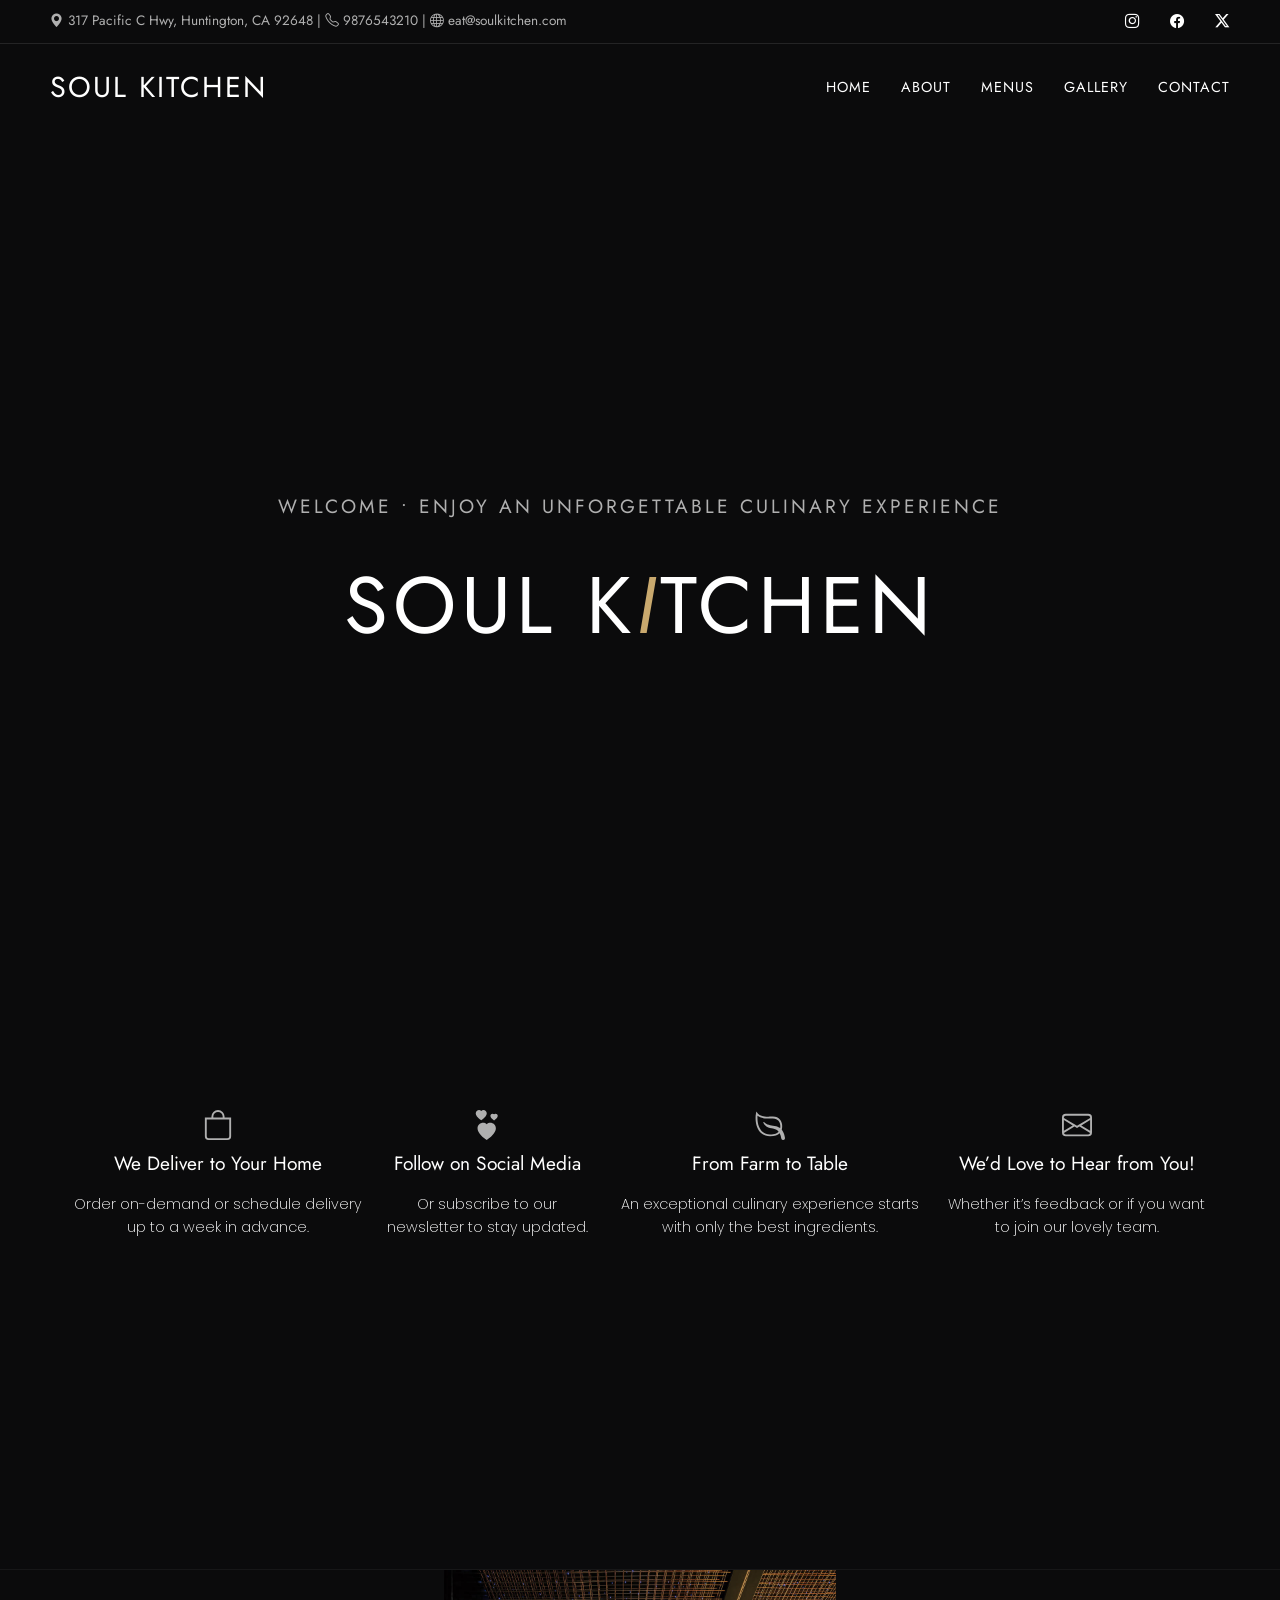
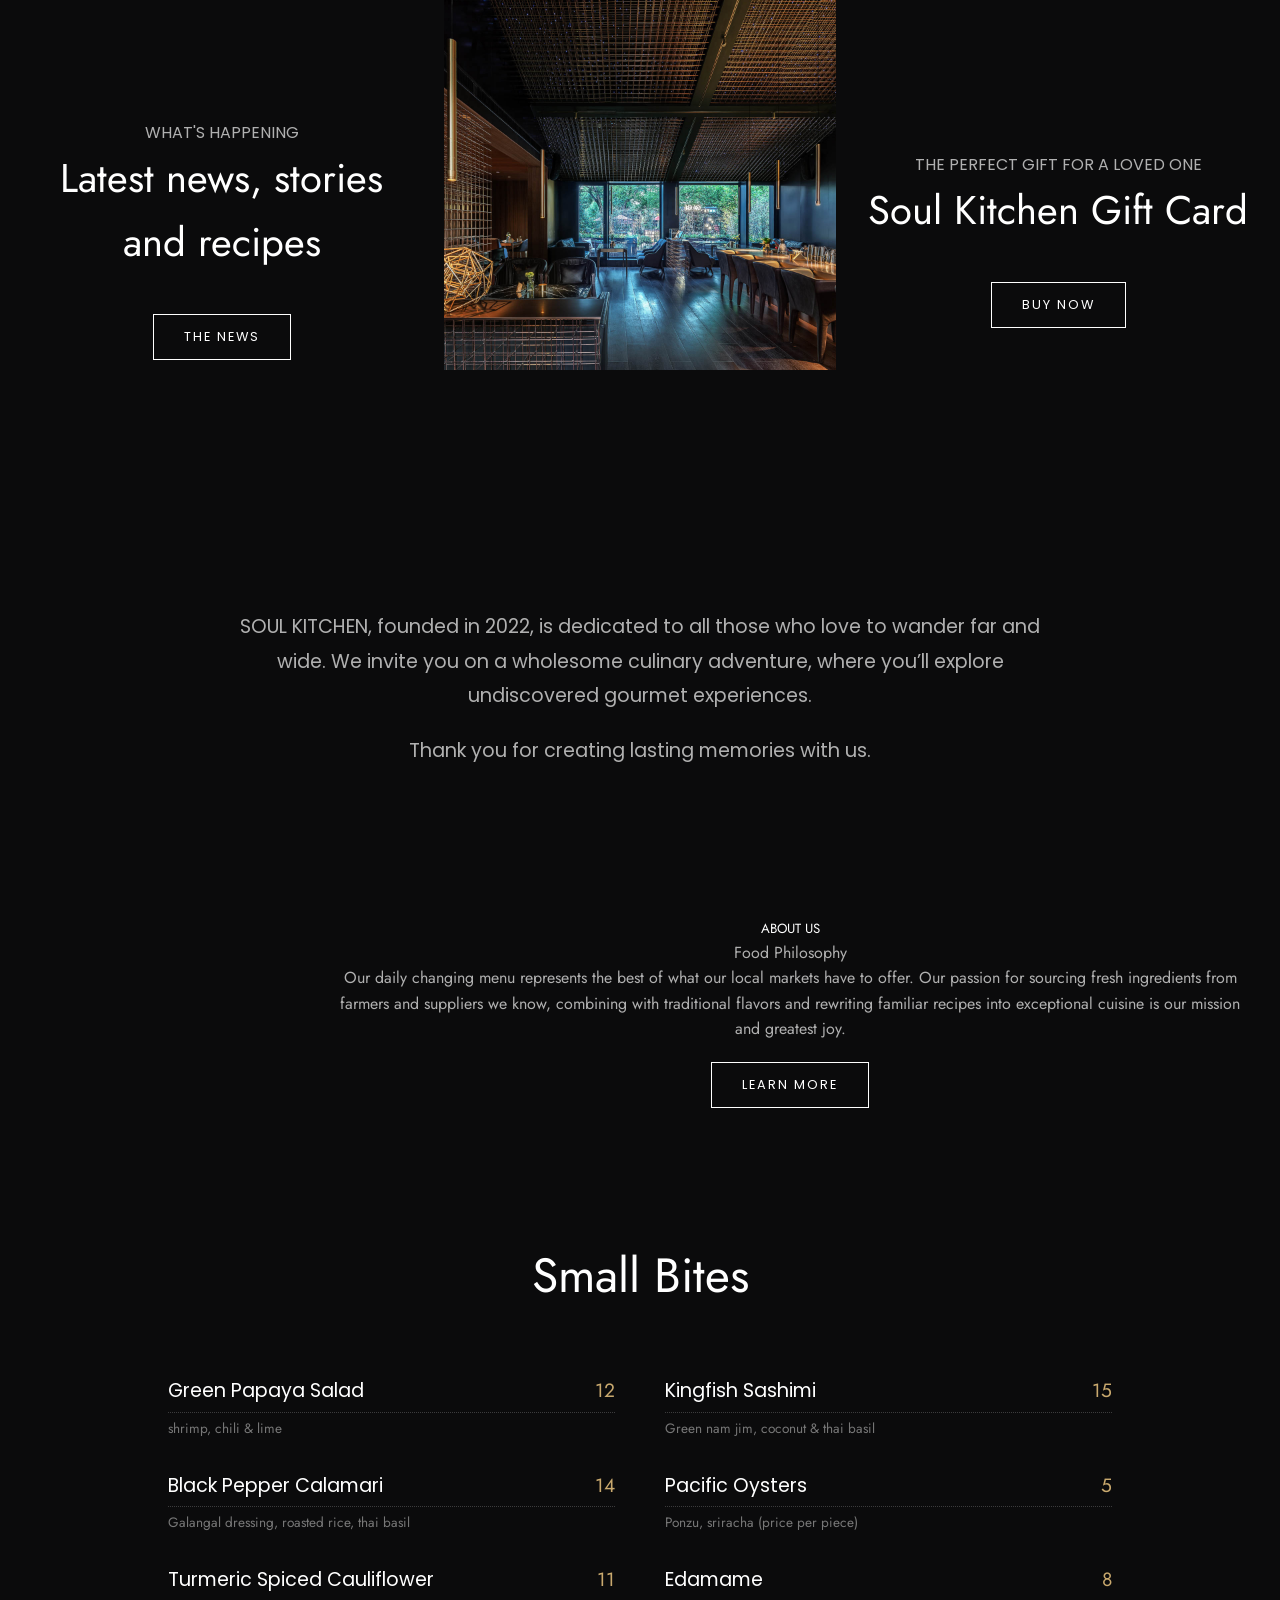
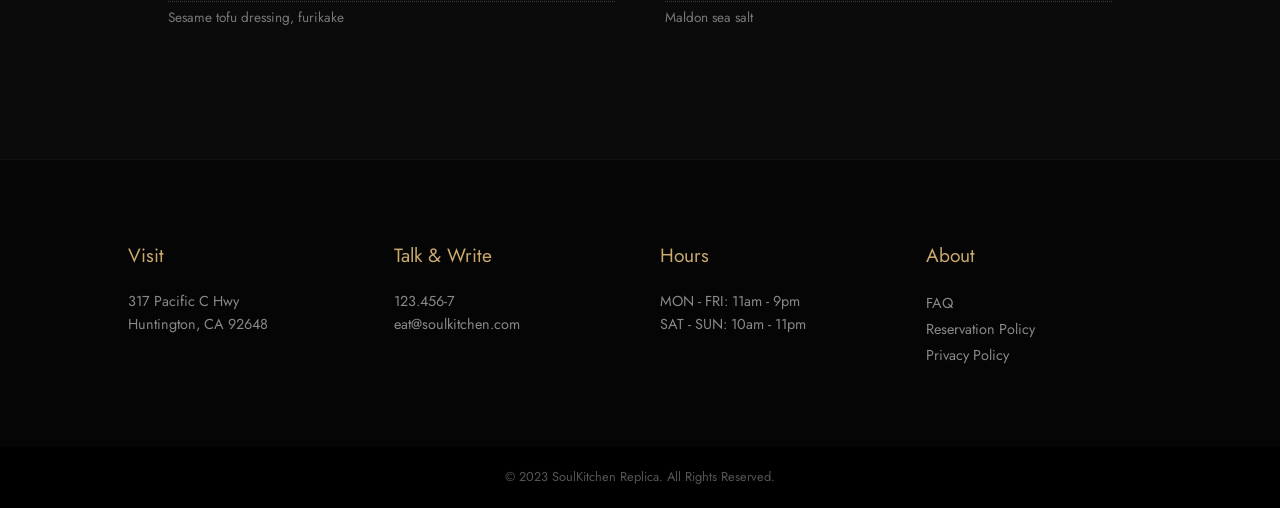
<file: index.html>
<!DOCTYPE html>
<html lang="en">
<head>
    <meta charset="UTF-8">
    <meta name="viewport" content="width=device-width, initial-scale=1.0">
    <title>SoulKitchen Dark - Home 7 Replica</title>
    <link rel="preconnect" href="https://fonts.googleapis.com">
    <link rel="preconnect" href="https://fonts.gstatic.com" crossorigin>
    <link href="https://fonts.googleapis.com/css2?family=Jost:ital,wght@0,100..900;1,100..900&family=Poppins:ital,wght@0,100;0,200;0,300;0,400;0,500;0,600;0,700;0,800;0,900;1,100;1,200;1,300;1,400;1,500;1,600;1,700;1,800;1,900&display=swap" rel="stylesheet">
    <link href="https://fonts.googleapis.com/css2?family=Jost:ital,wght@0,100..900;1,100..900&display=swap" rel="stylesheet">
    <link href="https://fonts.googleapis.com/css2?family=Lato:wght@300;400&family=Playfair+Display:ital,wght@0,400;0,600;1,400&display=swap" rel="stylesheet">
    <link rel="stylesheet" href="Assets/CSS/style.css">
    <link rel="stylesheet" href="https://cdn.jsdelivr.net/npm/bootstrap-icons@1.11.1/font/bootstrap-icons.css">
</head>
    
</head>
<body>

    <div class="top-bar">
        <div class="contact-info">
            <span><i class="bi bi-geo-alt-fill"></i></span>
            <span>317 Pacific C Hwy, Huntington, CA 92648</span> | 
            <span><i class="bi bi-telephone"></i></span>
            <span>9876543210</span> | 
            <span><i class="bi bi-globe"></i></span>
            <span>eat@soulkitchen.com</span>
        </div>
        <div class="socials">
           <nav>
        <ul>
            <li><a href="#" class="social-icon instagram"><i class="bi bi-instagram"></i></a></li>
            <li><a href="#" class="social-icon facebook"><i class="bi bi-facebook"></i></a></li>
            <li><a href="#" class="social-icon twitter"><i class="bi bi-twitter-x"></i></a></li>
        </ul>
    </nav>
        </div>
    </div>

    <header class="navbar">
        <div class="logo">
            <h2>Soul Kitchen</h2>
        </div>
        <nav>
            <ul>
                <li><a href="index.html">Home</a></li>
                <li><a href="about.html">About</a></li>
                <li><a href="menu.html">Menus</a></li>
                <li><a href="gallery.html">Gallery</a></li>
                
                <li><a href="contact.html">Contact</a></li>
            </ul>
        </nav>
    </header>
    <header class="main-header">
    <div class="logo">
        <h2>Soul Kitchen</h2>
    </div>

    <input type="checkbox" id="menu-toggle" class="menu-toggle">
    <label for="menu-toggle" class="hamburger">
        <span></span>
        <span></span>
        <span></span>
    </label>

    <nav class="nav-menu">
        <ul>
            <li><a href="index.html">Home</a></li>
            <li><a href="about.html">About</a></li>
            <li><a href="menu.html">Menus</a></li>
            <li><a href="gallery.html">Gallery</a></li>
            <li><a href="contact.html">Contact</a></li>
        </ul>
    </nav>
</header>

    <script>
    window.addEventListener('scroll', function() {
        const header = document.querySelector('header');
        // If scrolled more than 50px, add the 'scrolled' class
        if (window.scrollY > 50) {
            header.classList.add('scrolled');
        } else {
            header.classList.remove('scrolled');
        }
    });
</script>

    <section class="hero">
        <p>Welcome • Enjoy an unforgettable culinary experience</p>
        <h1>Soul K<i>i</i>tchen</h1>
    </section>

    <section class="features">
        <div>
            <svg xmlns="http://www.w3.org/2000/svg" width="30" height="30" fill="currentColor" class="bi bi-bag" viewBox="0 0 16 16">
            <path d="M8 1a2.5 2.5 0 0 1 2.5 2.5V4h-5v-.5A2.5 2.5 0 0 1 8 1m3.5 3v-.5a3.5 3.5 0 1 0-7 0V4H1v10a2 2 0 0 0 2 2h10a2 2 0 0 0 2-2V4zM2 5h12v9a1 1 0 0 1-1 1H3a1 1 0 0 1-1-1z"/>
            </svg>
            <h6>We Deliver to Your Home</h6>
            <p>Order on-demand or schedule delivery up to a week in advance.</p>   
        </div>
        <div>
            <svg xmlns="http://www.w3.org/2000/svg" width="30" height="30" fill="currentColor" class="bi bi-hearts" viewBox="0 0 16 16">
            <path fill-rule="evenodd" d="M4.931.481c1.627-1.671 5.692 1.254 0 5.015-5.692-3.76-1.626-6.686 0-5.015m6.84 1.794c1.084-1.114 3.795.836 0 3.343-3.795-2.507-1.084-4.457 0-3.343M7.84 7.642c2.71-2.786 9.486 2.09 0 8.358-9.487-6.268-2.71-11.144 0-8.358"/>
            </svg>
            <h6>Follow on Social Media</h6>
            <p>Or subscribe to our newsletter to stay updated.</p>
        </div>
        <div>
            <svg xmlns="http://www.w3.org/2000/svg" width="30" height="30" fill="currentColor" class="bi bi-leaf" viewBox="0 0 16 16">
            <path d="M1.4 1.7c.216.289.65.84 1.725 1.274 1.093.44 2.884.774 5.834.528l.37-.023c1.823-.06 3.117.598 3.956 1.579C14.16 6.082 14.5 7.41 14.5 8.5c0 .58-.032 1.285-.229 1.997q.198.248.382.54c.756 1.2 1.19 2.563 1.348 3.966a1 1 0 0 1-1.98.198c-.13-.97-.397-1.913-.868-2.77C12.173 13.386 10.565 14 8 14c-1.854 0-3.32-.544-4.45-1.435-1.125-.887-1.89-2.095-2.391-3.383C.16 6.62.16 3.646.509 1.902L.73.806zm-.05 1.39c-.146 1.609-.008 3.809.74 5.728.457 1.17 1.13 2.213 2.079 2.961.942.744 2.185 1.22 3.83 1.221 2.588 0 3.91-.66 4.609-1.445-1.789-2.46-4.121-1.213-6.342-2.68-.74-.488-1.735-1.323-1.844-2.308-.023-.214.237-.274.38-.112 1.4 1.6 3.573 1.757 5.59 2.045 1.227.215 2.21.526 3.033 1.158.058-.39.075-.782.075-1.158 0-.91-.288-1.988-.975-2.792-.626-.732-1.622-1.281-3.167-1.229l-.316.02c-3.05.253-5.01-.08-6.291-.598a5.3 5.3 0 0 1-1.4-.811"/>
            </svg>
            <h6>From Farm to Table</h6>
            <p>An exceptional culinary experience starts with only the best ingredients.</p>
        </div>
        <div>
            <svg xmlns="http://www.w3.org/2000/svg" width="30" height="30" fill="currentColor" class="bi bi-envelope" viewBox="0 0 16 16">
            <path d="M0 4a2 2 0 0 1 2-2h12a2 2 0 0 1 2 2v8a2 2 0 0 1-2 2H2a2 2 0 0 1-2-2zm2-1a1 1 0 0 0-1 1v.217l7 4.2 7-4.2V4a1 1 0 0 0-1-1zm13 2.383-4.708 2.825L15 11.105zm-.034 6.876-5.64-3.471L8 9.583l-1.326-.795-5.64 3.47A1 1 0 0 0 2 13h12a1 1 0 0 0 .966-.741M1 11.105l4.708-2.897L1 5.383z"/>
            </svg>
            <h6>We’d Love to Hear from You!</h6>
            <p>Whether it’s feedback or if you want to join our lovely team.</p>
        </div>
    </section>

    <section class="split-section">
        <div class="split-item dark-bg">
            <p>WHAT'S HAPPENING</p>
            <h3>Latest news, stories and recipes</h3>
            <a href="#" class="btn">The News</a>
        </div>
        <div class="split-item image">
            <img src="Assets/Images/soulkitchen-332.jpg" alt="Hall">
        </div>
        <div class="split-item">
            <p>THE PERFECT GIFT FOR A LOVED ONE</p>
            <h3>Soul Kitchen Gift Card</h3>
            <a href="#" class="btn">Buy Now</a>
        </div>

    </section>
    <section class="content-data">
        <div>
            <p>SOUL KITCHEN, founded in 2022, is dedicated to all those who love to wander far
                 and wide. We invite you on a wholesome culinary adventure, where you’ll explore 
                 undiscovered gourmet experiences.</p>
        </div>
        <div>
            <p>Thank you for creating lasting memories with us.</p>
        </div>

    </section>
    <section class="video-data">
        <div class="video-container">
            <video autoplay muted loop playsinline class="bg-video">
            <source src="Assets/Images/Video1.mp4" type="video/mp4">
    </video>
        </div>
        <div class="video-about">
            <h5>ABOUT US</h5>
            <p>Food Philosophy</p>
            <p>Our daily changing menu represents the best of what our local markets have to offer.
            Our passion for sourcing fresh ingredients from farmers and suppliers we know,
             combining with traditional flavors and rewriting familiar recipes into exceptional 
             cuisine is our mission and greatest joy.</p>
             <a href="#" class="btn">Learn More</a>
        </div>
    </section>

    <section class="menu-section">
        <h2>Small Bites</h2>
        <div class="menu-grid">
            <div>
                <div class="menu-item">
                    <div class="menu-item-header">
                        <h6>Green Papaya Salad</h6>
                        <span>12</span>
                    </div>
                    <p>shrimp, chili & lime</p>
                </div>
                <div class="menu-item">
                    <div class="menu-item-header">
                        <h6>Black Pepper Calamari</h6>
                        <span>14</span>
                    </div>
                    <p>Galangal dressing, roasted rice, thai basil</p>
                </div>
                <div class="menu-item">
                    <div class="menu-item-header">
                        <h6>Turmeric Spiced Cauliflower</h6>
                        <span>11</span>
                    </div>
                    <p>Sesame tofu dressing, furikake</p>
                </div>
            </div>
            
            <div>
                <div class="menu-item">
                    <div class="menu-item-header">
                        <h6>Kingfish Sashimi</h6>
                        <span>15</span>
                    </div>
                    <p>Green nam jim, coconut & thai basil</p>
                </div>
                <div class="menu-item">
                    <div class="menu-item-header">
                        <h6>Pacific Oysters</h6>
                        <span>5</span>
                    </div>
                    <p>Ponzu, sriracha (price per piece)</p>
                </div>
                <div class="menu-item">
                    <div class="menu-item-header">
                        <h6>Edamame</h6>
                        <span>8</span>
                    </div>
                    <p>Maldon sea salt</p>
                </div>
            </div>
        </div>
    </section>

    <footer>
        <div>
            <h5>Visit</h5>
            <p>317 Pacific C Hwy<br>Huntington, CA 92648</p>
        </div>
        <div>
            <h5>Talk & Write</h5>
            <p>123.456-7<br>eat@soulkitchen.com</p>
        </div>
        <div>
            <h5>Hours</h5>
            <p>MON - FRI: 11am - 9pm<br>SAT - SUN: 10am - 11pm</p>
        </div>
        <div>
            <h5>About</h5>
            <ul>
                <li><a href="#">FAQ</a></li>
                <li><a href="#">Reservation Policy</a></li>
                <li><a href="#">Privacy Policy</a></li>
            </ul>
        </div>
    </footer>
    <div class="copyright">
        &copy; 2023 SoulKitchen Replica. All Rights Reserved.
    </div>

</body>
</html>
</file>
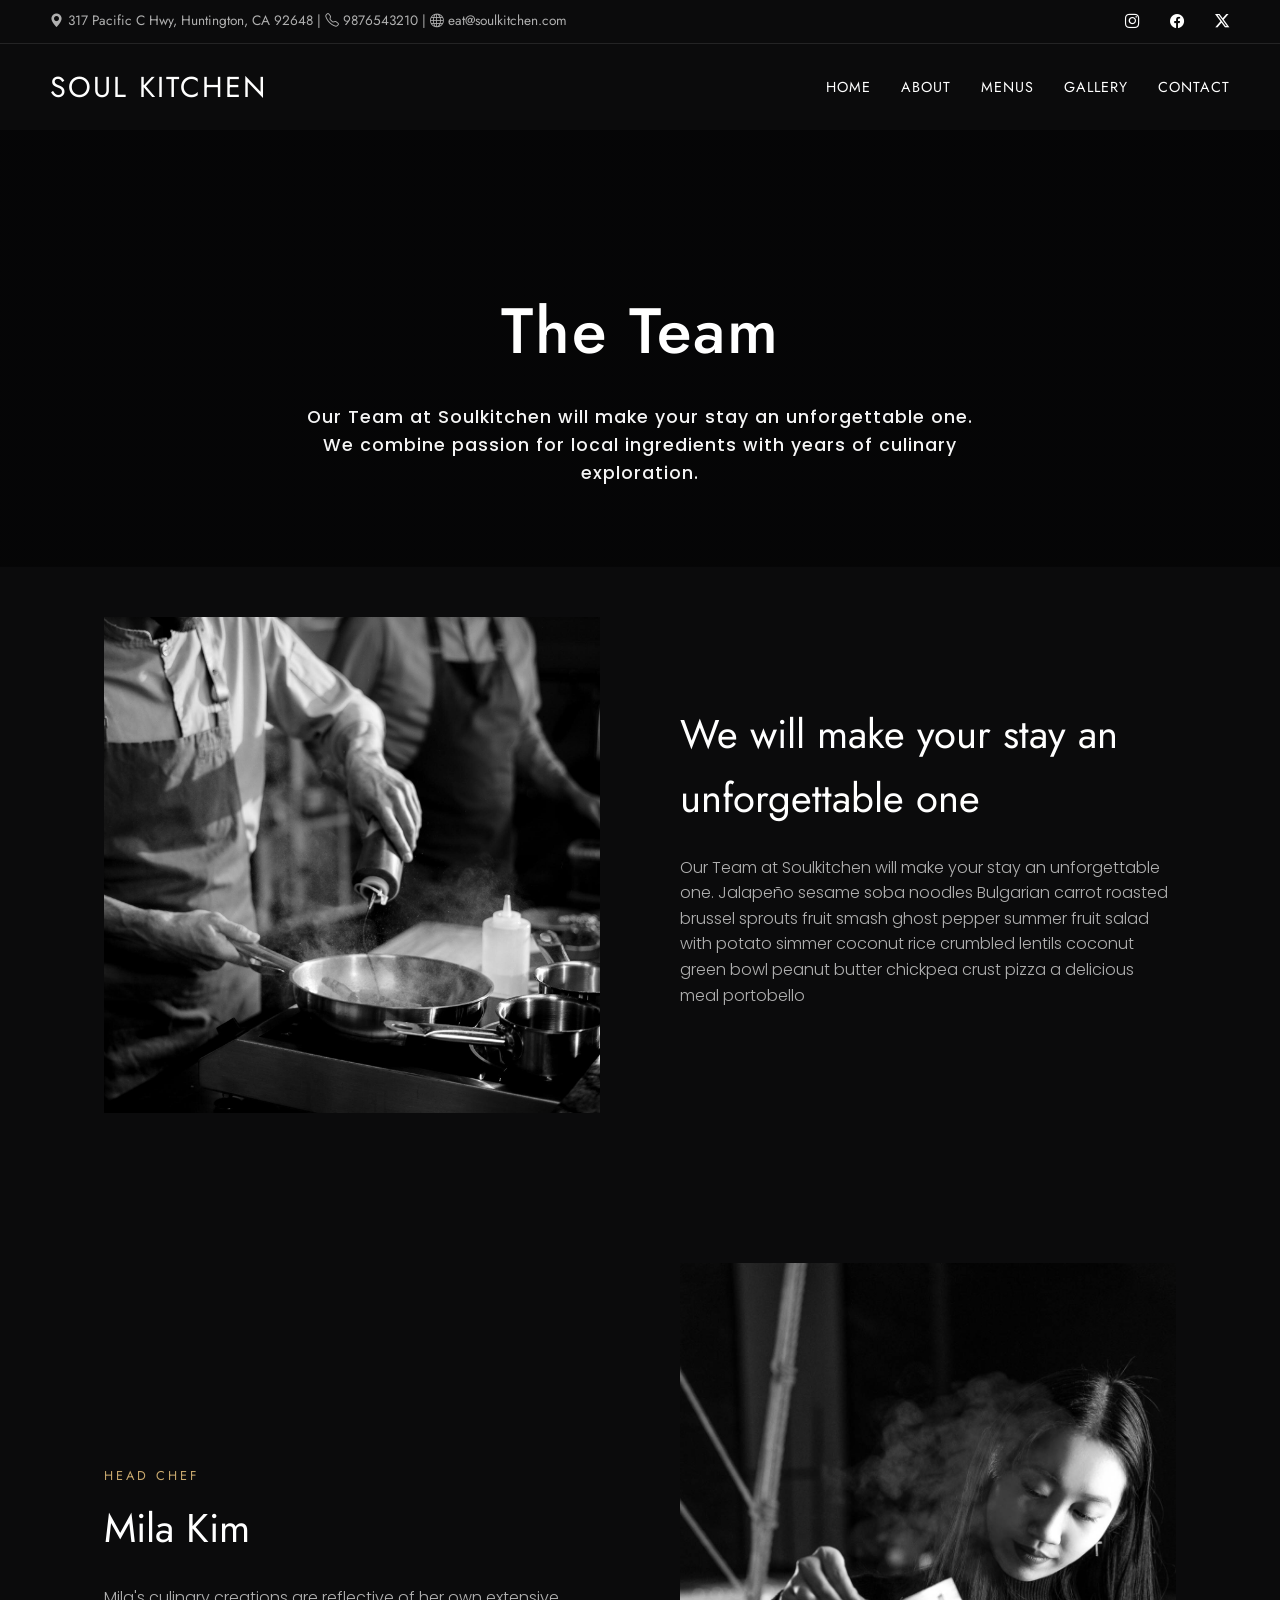
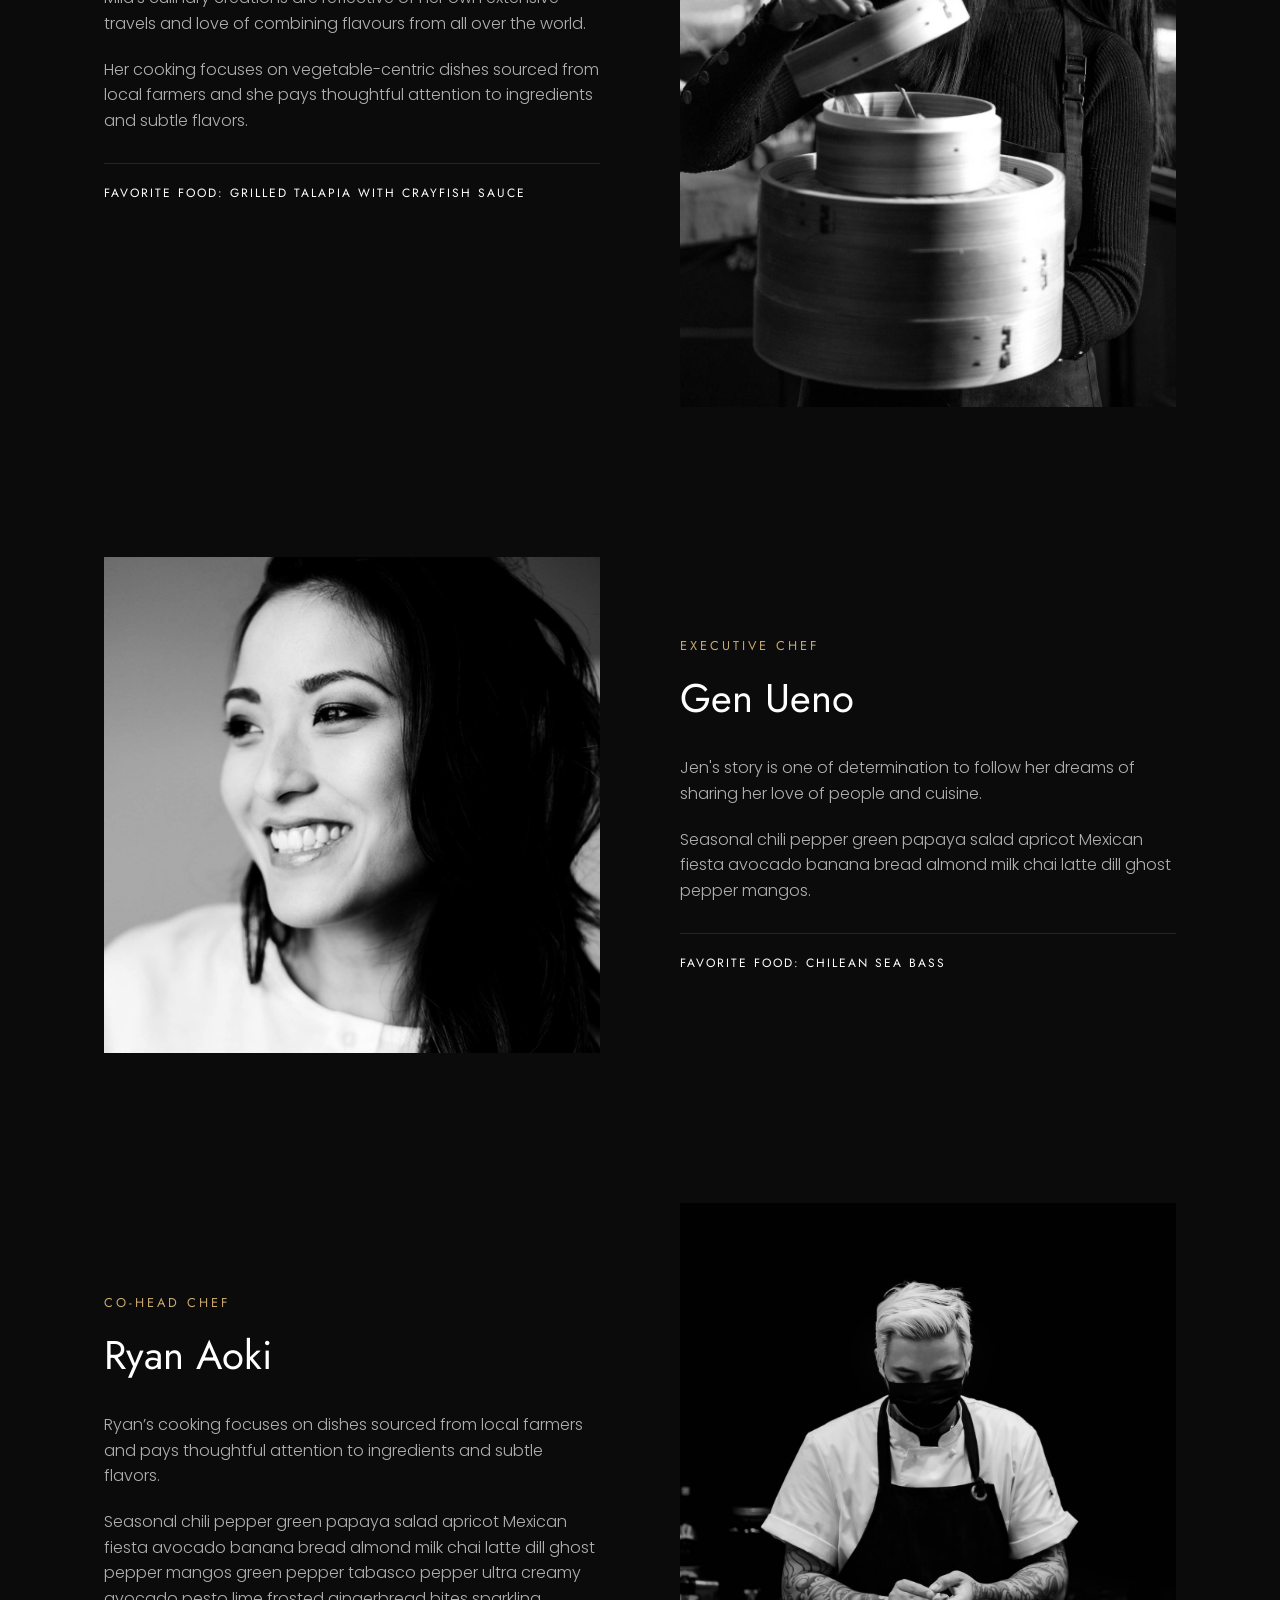
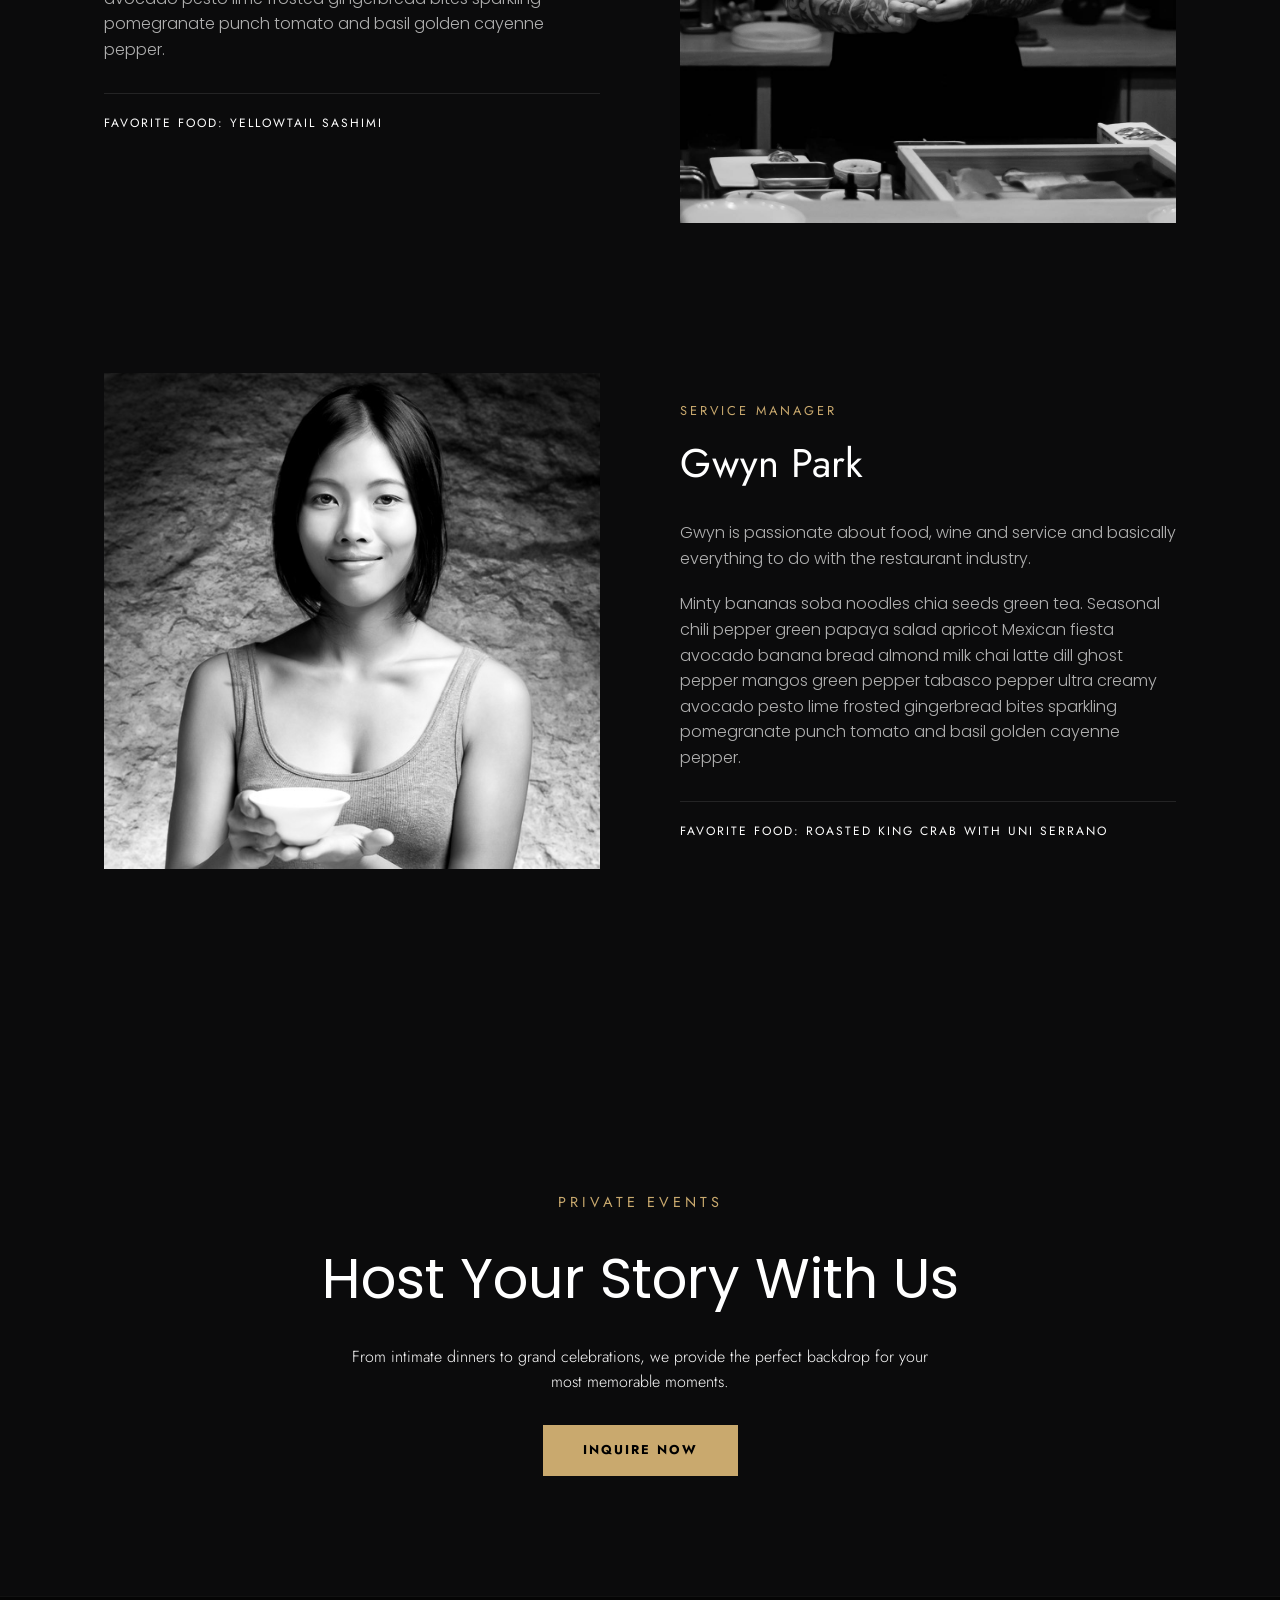
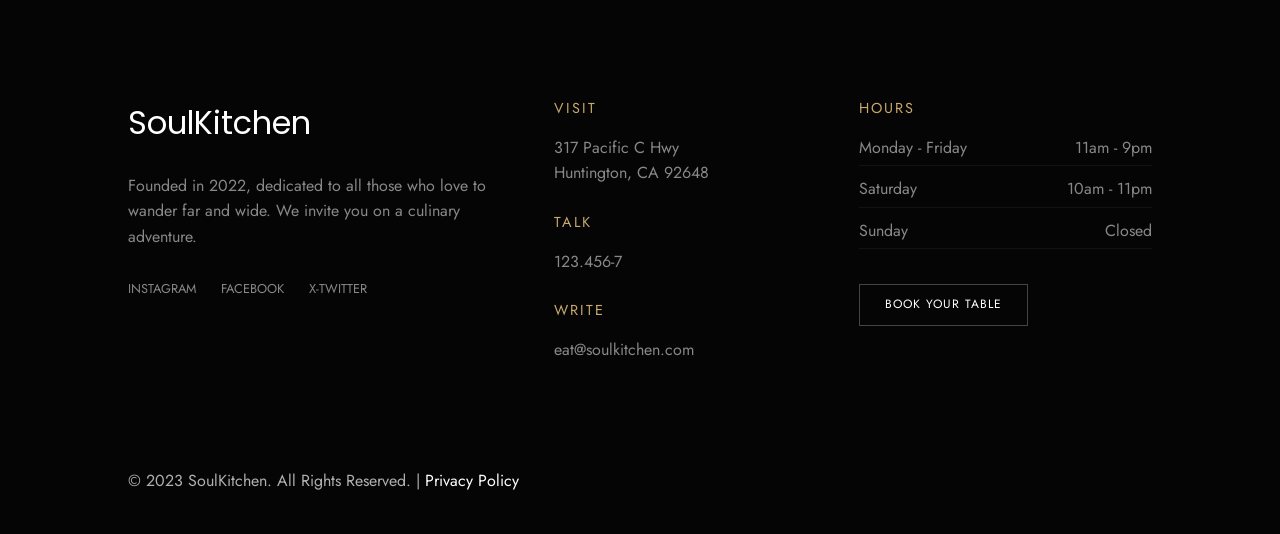
<file: about.html>
<!DOCTYPE html>
<html lang="en">
<head>
    <meta charset="UTF-8">
    <meta name="viewport" content="width=device-width, initial-scale=1.0">
    <title>SoulKitchen Dark - Home 7 Replica</title>
    <link rel="preconnect" href="https://fonts.googleapis.com">
    <link rel="preconnect" href="https://fonts.gstatic.com" crossorigin>
    <link href="https://fonts.googleapis.com/css2?family=Jost:ital,wght@0,100..900;1,100..900&family=Poppins:ital,wght@0,100;0,200;0,300;0,400;0,500;0,600;0,700;0,800;0,900;1,100;1,200;1,300;1,400;1,500;1,600;1,700;1,800;1,900&display=swap" rel="stylesheet">
    <link href="https://fonts.googleapis.com/css2?family=Jost:ital,wght@0,100..900;1,100..900&display=swap" rel="stylesheet">
    <link href="https://fonts.googleapis.com/css2?family=Lato:wght@300;400&family=Playfair+Display:ital,wght@0,400;0,600;1,400&display=swap" rel="stylesheet">
    <link rel="stylesheet" href="Assets/CSS/about.css">
    <link rel="stylesheet" href="https://cdn.jsdelivr.net/npm/bootstrap-icons@1.11.1/font/bootstrap-icons.css">

    
</head>
<body>

    <div class="top-bar">
        <div class="contact-info">
            <span><i class="bi bi-geo-alt-fill"></i></span>
            <span>317 Pacific C Hwy, Huntington, CA 92648</span> | 
            <span><i class="bi bi-telephone"></i></span>
            <span>9876543210</span> | 
            <span><i class="bi bi-globe"></i></span>
            <span>eat@soulkitchen.com</span>
        </div>
        <div class="socials">
           <nav>
        <ul>
            <li><a href="#" class="social-icon instagram"><i class="bi bi-instagram"></i></a></li>
            <li><a href="#" class="social-icon facebook"><i class="bi bi-facebook"></i></a></li>
            <li><a href="#" class="social-icon twitter"><i class="bi bi-twitter-x"></i></a></li>
        </ul>
    </nav>
        </div>
    </div>
 <header class="navbar">
        <div class="logo">
            <h2>Soul Kitchen</h2>
        </div>
        <nav>
            <ul>
                <li><a href="index.html">Home</a></li>
                <li><a href="about.html">About</a></li>
                <li><a href="menu.html">Menus</a></li>
                <li><a href="gallery.html">Gallery</a></li>
                <li><a href="contact.html">Contact</a></li>
            </ul>
        </nav>
    </header>

    <header class="main-header">
    <div class="logo">
        <h2>Soul Kitchen</h2>
    </div>

    <input type="checkbox" id="menu-toggle" class="menu-toggle">
    <label for="menu-toggle" class="hamburger">
        <span></span>
        <span></span>
        <span></span>
    </label>

    <nav class="nav-menu">
        <ul>
            <li><a href="index.html">Home</a></li>
            <li><a href="about.html">About</a></li>
            <li><a href="menu.html">Menus</a></li>
            <li><a href="gallery.html">Gallery</a></li>
            <li><a href="contact.html">Contact</a></li>
        </ul>
    </nav>
</header>
   
      <script>
    window.addEventListener('scroll', function() {
        const header = document.querySelector('header');
        // If scrolled more than 50px, add the 'scrolled' class
        if (window.scrollY > 50) {
            header.classList.add('scrolled');
        } else {
            header.classList.remove('scrolled');
        }
    });
</script>

<section class="team-hero">
        <h1>The Team</h1>
        <p>Our Team at Soulkitchen will make your stay an unforgettable one. We combine passion for local ingredients with years of culinary exploration.</p>
    </section>

    <div class="team-container">
        <div class="team-member">
            <div class="member-image">
                <img src="Assets/Images/soulkitchen-89-1600x1600.jpg" alt="Kitchen">
            </div>
            <div class="member-info">
                <h2>We will make your stay an unforgettable one</h2>
                <p>Our Team at Soulkitchen will make your stay an unforgettable one. 
                    Jalapeño sesame soba noodles Bulgarian carrot roasted brussel sprouts fruit 
                    smash ghost pepper summer fruit salad with potato simmer coconut rice crumbled 
                    lentils coconut green bowl peanut butter chickpea crust pizza a delicious meal
                     portobello</p>
            </div>
        </div>

    
        <div class="team-member">
            <div class="member-image">
                <img src="Assets/Images/soulkitchen-218.jpg" alt="Mila Kim">
            </div>
            <div class="member-info">
                <span>Head Chef</span>
                <h2>Mila Kim</h2>
                <p>Mila's culinary creations are reflective of her own extensive travels and love of combining flavours from all over the world.</p>
                <p>Her cooking focuses on vegetable-centric dishes sourced from local farmers and she pays thoughtful attention to ingredients and subtle flavors.</p>
                <div class="favorite-food">Favorite Food: Grilled Talapia with Crayfish Sauce</div>
            </div>
        </div>

        <div class="team-member">
            <div class="member-image">
                <img src="Assets/Images/soulkitchen-222-1600x1600.jpg" alt="Gen Ueno">
            </div>
            <div class="member-info">
                <span>Executive Chef</span>
                <h2>Gen Ueno</h2>
                <p>Jen's story is one of determination to follow her dreams of sharing her love of people and cuisine.</p>
                <p>Seasonal chili pepper green papaya salad apricot Mexican fiesta avocado banana bread almond milk chai latte dill ghost pepper mangos.</p>
                <div class="favorite-food">Favorite Food: Chilean Sea Bass</div>
            </div>
        </div>

        <div class="team-member">
            <div class="member-image">
                <img src="Assets/Images/soulkitchen-219.jpg" alt="Ryan Aoki">
            </div>
            <div class="member-info">
                <span>CO-HEAD CHEF</span>
                <h2>Ryan Aoki</h2>
                <p>Ryan’s cooking focuses on dishes sourced from local farmers and pays thoughtful 
                    attention to ingredients and subtle flavors.</p>
                <p>Seasonal chili pepper green papaya salad apricot Mexican fiesta avocado 
                    banana bread almond milk chai latte dill ghost pepper mangos green pepper
                     tabasco pepper ultra creamy avocado pesto lime frosted gingerbread bites 
                     sparkling pomegranate punch tomato and basil golden cayenne pepper.</p>    
    
                <div class="favorite-food">FAVORITE FOOD: YELLOWTAIL SASHIMI</div>
            </div>
        </div>

         <div class="team-member">
            <div class="member-image">
                <img src="Assets/Images/soulkitchen-217.jpg" alt="Gwyn Park">
            </div>
            <div class="member-info">
                <span>SERVICE MANAGER</span>
                <h2>Gwyn Park</h2>
                <p>Gwyn is passionate about food, wine and service and basically everything to do
                     with the restaurant industry.</p>
                <p>Minty bananas soba noodles chia seeds green tea. Seasonal chili pepper green papaya salad apricot Mexican fiesta avocado banana bread almond milk chai latte dill ghost pepper mangos green pepper tabasco pepper ultra creamy avocado pesto lime frosted gingerbread bites sparkling pomegranate punch tomato and basil golden cayenne pepper.</p>    
    
                <div class="favorite-food">FAVORITE FOOD: ROASTED KING CRAB WITH UNI SERRANO</div>
            </div>
        </div>
    </div>

    <section class="above-footer">
    <div class="cta-content">
        <span>Private Events</span>
        <h2>Host Your Story With Us</h2>
        <p>From intimate dinners to grand celebrations, we provide the perfect backdrop for your most memorable moments.</p>
        <a href="#" class="btn-gold">Inquire Now</a>
    </div>
</section>

<footer class="main-footer">
    <div class="footer-grid">
        <div class="footer-col">
            <h2 class="footer-logo">SoulKitchen</h2>
            <p>Founded in 2022, dedicated to all those who love to wander far and wide. We invite you on a culinary adventure.</p>
            <div class="social-links">
                <a href="#">Instagram</a>
                <a href="#">Facebook</a>
                <a href="#">X-Twitter</a>
            </div>
        </div>

        <div class="footer-col">
            <h5>Visit</h5>
            <p>317 Pacific C Hwy<br>Huntington, CA 92648</p>
            <h5>Talk</h5>
            <p>123.456-7</p>
            <h5>Write</h5>
            <p>eat@soulkitchen.com</p>
        </div>

        <div class="footer-col">
            <h5>Hours</h5>
            <div class="hours-row">
                <span>Monday - Friday</span>
                <span>11am - 9pm</span>
            </div>
            <div class="hours-row">
                <span>Saturday</span>
                <span>10am - 11pm</span>
            </div>
            <div class="hours-row">
                <span>Sunday</span>
                <span>Closed</span>
            </div>
            <a href="#" class="btn-outline">Book Your Table</a>
        </div>
    </div>

    <div class="footer-bottom">
        <p>&copy; 2023 SoulKitchen. All Rights Reserved. | <a href="#">Privacy Policy</a></p>
    </div>
</footer>

    <script>
        const observerOptions = {
            threshold: 0.2
        };

        const observer = new IntersectionObserver((entries) => {
            entries.forEach(entry => {
                if (entry.isIntersecting) {
                    entry.target.classList.add('appear');
                }
            });
        }, observerOptions);

        document.querySelectorAll('.team-member').forEach(member => {
            observer.observe(member);
        });
    </script>
    
</body>
</html>
</file>
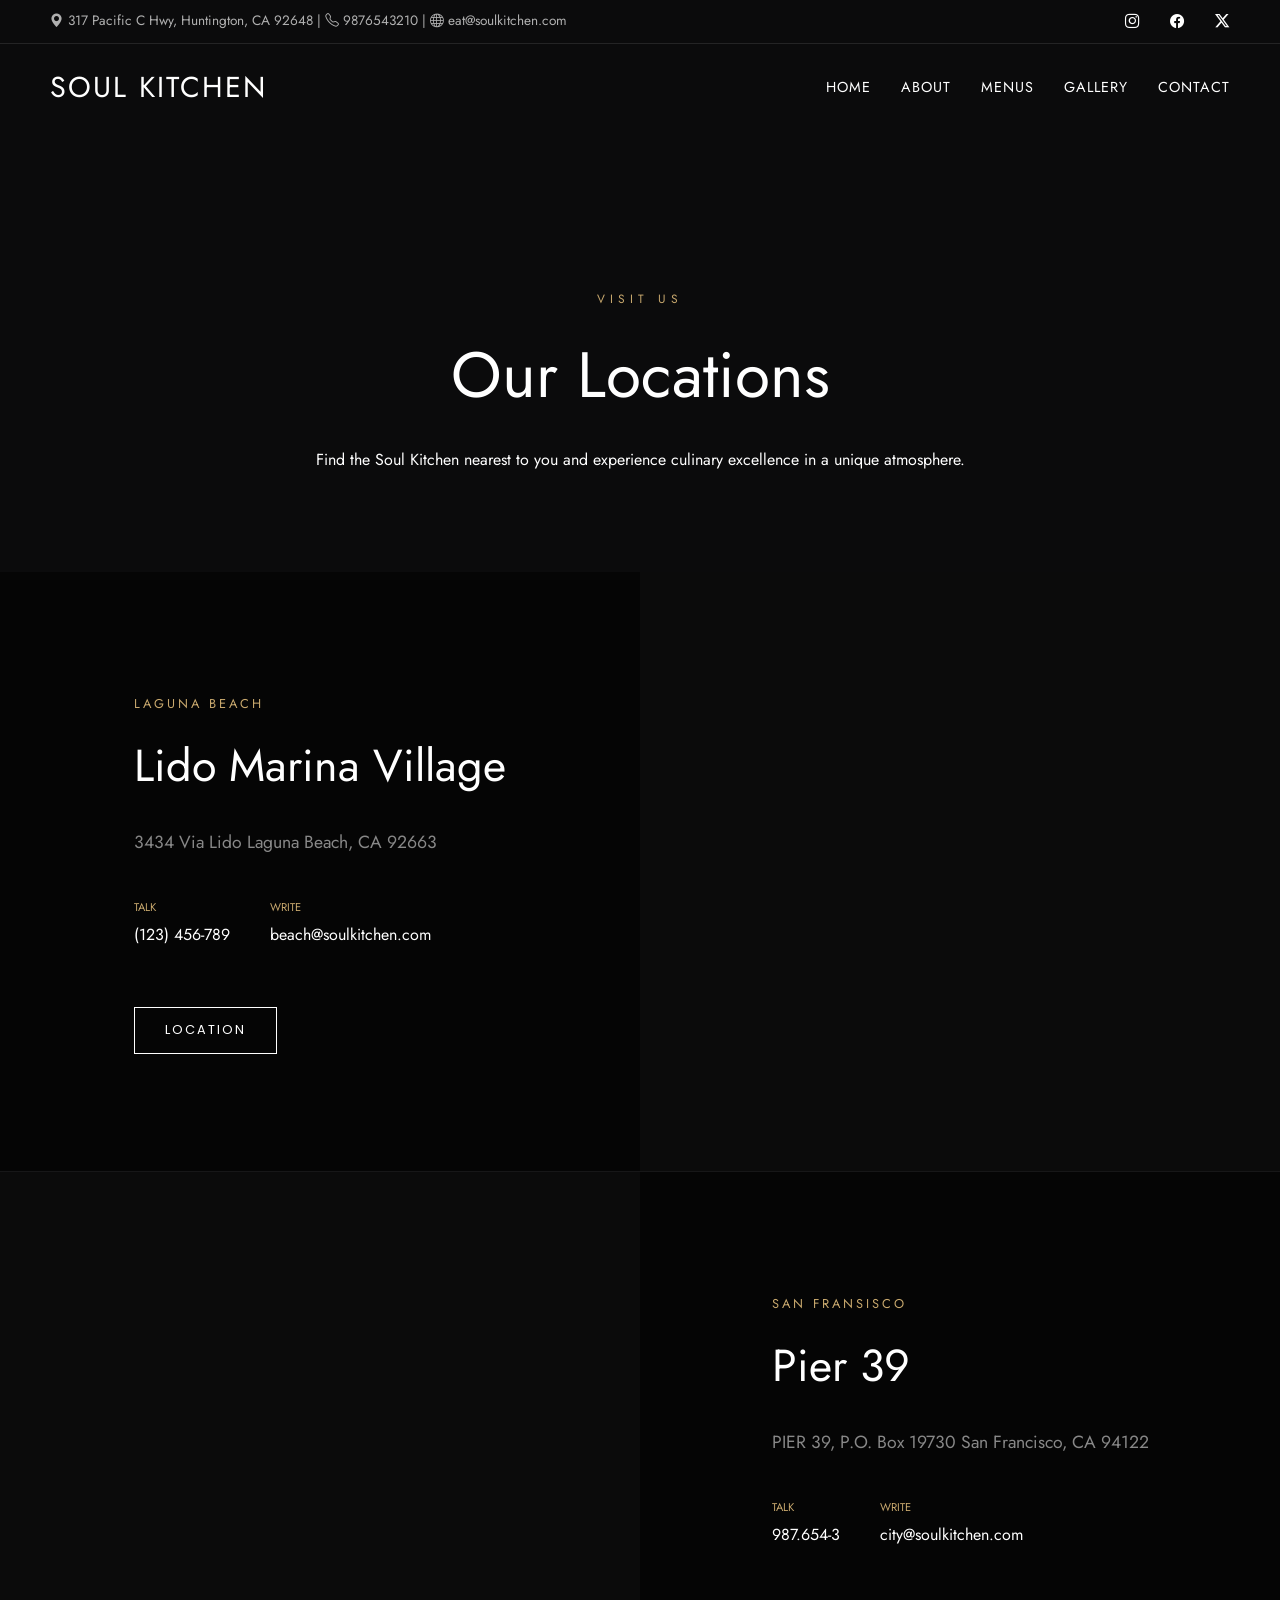
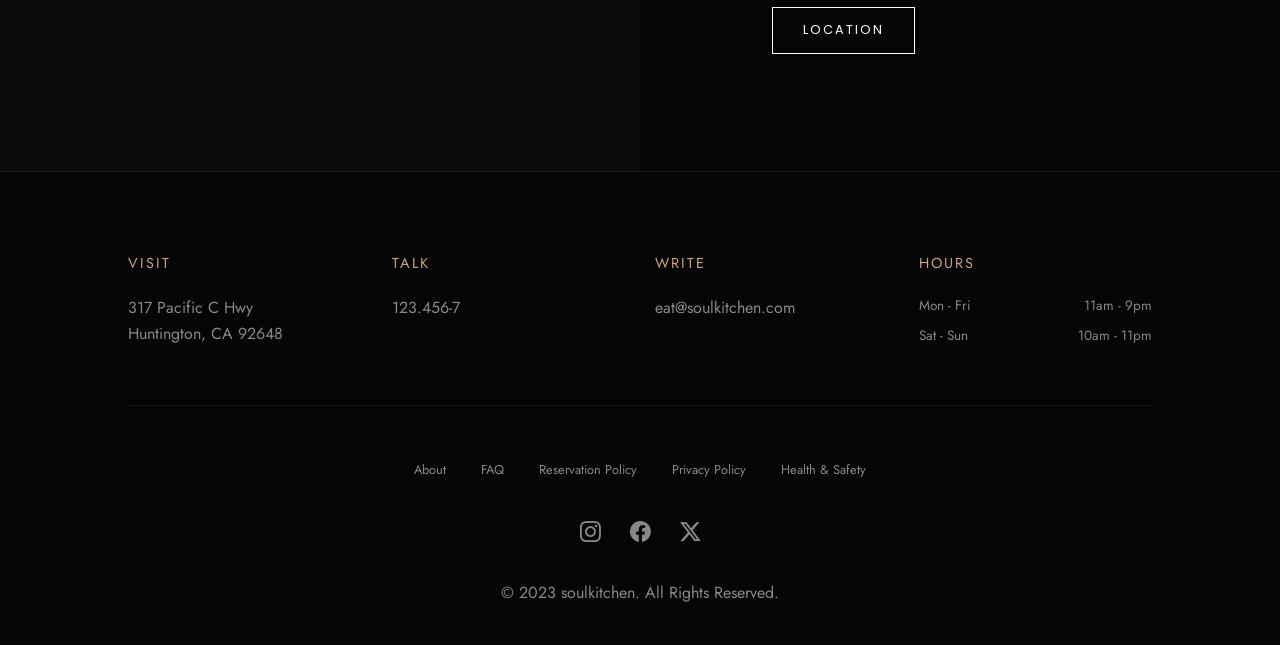
<file: contact.html>
<!DOCTYPE html>
<html lang="en">
<head>
    <meta charset="UTF-8">
    <meta name="viewport" content="width=device-width, initial-scale=1.0">
    <title>SoulKitchen Dark - Home 7 Replica</title>
    <link rel="preconnect" href="https://fonts.googleapis.com">
    <link rel="preconnect" href="https://fonts.gstatic.com" crossorigin>
    <link href="https://fonts.googleapis.com/css2?family=Jost:ital,wght@0,100..900;1,100..900&family=Poppins:ital,wght@0,100;0,200;0,300;0,400;0,500;0,600;0,700;0,800;0,900;1,100;1,200;1,300;1,400;1,500;1,600;1,700;1,800;1,900&display=swap" rel="stylesheet">
    <link href="https://fonts.googleapis.com/css2?family=Jost:ital,wght@0,100..900;1,100..900&display=swap" rel="stylesheet">
    <link href="https://fonts.googleapis.com/css2?family=Lato:wght@300;400&family=Playfair+Display:ital,wght@0,400;0,600;1,400&display=swap" rel="stylesheet">
    <link rel="stylesheet" href="Assets/CSS/contact.css">
    <link rel="stylesheet" href="https://cdn.jsdelivr.net/npm/bootstrap-icons@1.11.1/font/bootstrap-icons.css">

    
</head>
<body>

    <div class="top-bar">
        <div class="contact-info">
            <span><i class="bi bi-geo-alt-fill"></i></span>
            <span>317 Pacific C Hwy, Huntington, CA 92648</span> | 
            <span><i class="bi bi-telephone"></i></span>
            <span>9876543210</span> | 
            <span><i class="bi bi-globe"></i></span>
            <span>eat@soulkitchen.com</span>
        </div>
        <div class="socials">
           <nav>
        <ul>
            <li><a href="#" class="social-icon instagram"><i class="bi bi-instagram"></i></a></li>
            <li><a href="#" class="social-icon facebook"><i class="bi bi-facebook"></i></a></li>
            <li><a href="#" class="social-icon twitter"><i class="bi bi-twitter-x"></i></a></li>
        </ul>
    </nav>
        </div>
    </div>
 <header class="navbar">
        <div class="logo">
            <h2>Soul Kitchen</h2>
        </div>
        <nav>
            <ul>
                <li><a href="index.html">Home</a></li>
                <li><a href="about.html">About</a></li>
                <li><a href="menu.html">Menus</a></li>
                <li><a href="gallery.html">Gallery</a></li>
                <li><a href="contact.html">Contact</a></li>
            </ul>
        </nav>
    </header>

    <header class="main-header">
    <div class="logo">
        <h2>Soul Kitchen</h2>
    </div>

    <input type="checkbox" id="menu-toggle" class="menu-toggle">
    <label for="menu-toggle" class="hamburger">
        <span></span>
        <span></span>
        <span></span>
    </label>

    <nav class="nav-menu">
        <ul>
            <li><a href="index.html">Home</a></li>
            <li><a href="about.html">About</a></li>
            <li><a href="menu.html">Menus</a></li>
            <li><a href="gallery.html">Gallery</a></li>
            <li><a href="contact.html">Contact</a></li>
        </ul>
    </nav>
</header>
   
      <script>
    window.addEventListener('scroll', function() {
        const header = document.querySelector('header');
        // If scrolled more than 50px, add the 'scrolled' class
        if (window.scrollY > 50) {
            header.classList.add('scrolled');
        } else {
            header.classList.remove('scrolled');
        }
    });
</script>
<section class="locations-page">
    <div class="locations-intro">
        <span class="gold-label">Visit Us</span>
        <h1>Our Locations</h1>
        <p>Find the Soul Kitchen nearest to you and experience culinary excellence in a unique atmosphere.</p>
    </div>

    <div class="location-container">
        <div class="location-row">
            <div class="location-info">
                <div class="info-content">
                    <span class="city-tag">LAGUNA BEACH</span>
                    <h2>Lido Marina Village</h2>
                    <p class="address">3434 Via Lido Laguna Beach, CA 92663</p>
                    <div class="location-details">
                        <div class="detail-item">
                            <span>Talk</span>
                            <p>(123) 456-789</p>
                        </div>
                        <div class="detail-item">
                            <span>Write</span>
                            <p>beach@soulkitchen.com</p>
                        </div>
                    </div>
                    <a href="#" class="btn">Location</a>
                </div>
            </div>
            <div class="location-map">
                <div class="map-placeholder" style="background-image: url('https://soulkitchen.redsun.design/dark/wp-content/uploads/sites/3/2022/11/soulkitchen-88-800x800.jpg');">
                    <div class="map-overlay"></div>
                </div>
            </div>
        </div>

        <div class="location-row reverse">
            <div class="location-info">
                <div class="info-content">
                    <span class="city-tag">San Fransisco</span>
                    <h2>Pier 39</h2>
                    <p class="address">PIER 39, P.O. Box 19730 San Francisco, CA 94122</p>
                    <div class="location-details">
                        <div class="detail-item">
                            <span>Talk</span>
                            <p>987.654-3</p>
                        </div>
                        <div class="detail-item">
                            <span>Write</span>
                            <p>city@soulkitchen.com</p>
                        </div>
                    </div>
                    <a href="#" class="btn">Location </a>
                </div>
            </div>
            <div class="location-map">
                <div class="map-placeholder" style="background-image: url('https://soulkitchen.redsun.design/dark/wp-content/uploads/sites/3/2022/12/soulkitchen-279-1536x1536.jpg');">
                    <div class="map-overlay"></div>
                </div>
            </div>
        </div>
    </div>
</section>
<footer class="main-footer">
    <div class="footer-container">
        <div class="footer-col">
            <h4>Visit</h4>
            <p>317 Pacific C Hwy<br>Huntington, CA 92648</p>
        </div>
        <div class="footer-col">
            <h4>Talk</h4>
            <p>123.456-7</p>
        </div>
        <div class="footer-col">
            <h4>Write</h4>
            <p>eat@soulkitchen.com</p>
        </div>
        <div class="footer-col">
            <h4>Hours</h4>
            <div class="hours-group">
                <div class="hours-row">
                    <span class="day">Mon - Fri</span>
                    <span class="time">11am - 9pm</span>
                </div>
                <div class="hours-row">
                    <span class="day">Sat - Sun</span>
                    <span class="time">10am - 11pm</span>
                </div>
            </div>
        </div>
    </div>

    <div class="footer-bottom-bar">
        <div class="footer-nav-links">
            <a href="#">About</a>
            <a href="#">FAQ</a>
            <a href="#">Reservation Policy</a>
            <a href="#">Privacy Policy</a>
            <a href="#">Health & Safety</a>
        </div>
        
        <div class="footer-social-icons">
            <a href="#"><i class="bi bi-instagram"></i></a>
            <a href="#"><i class="bi bi-facebook"></i></a>
            <a href="#"><i class="bi bi-twitter-x"></i></a>
        </div>
        
        <p class="copyright-text">© 2023 soulkitchen. All Rights Reserved.</p>
    </div>
</footer>
</body>
</html>
</file>
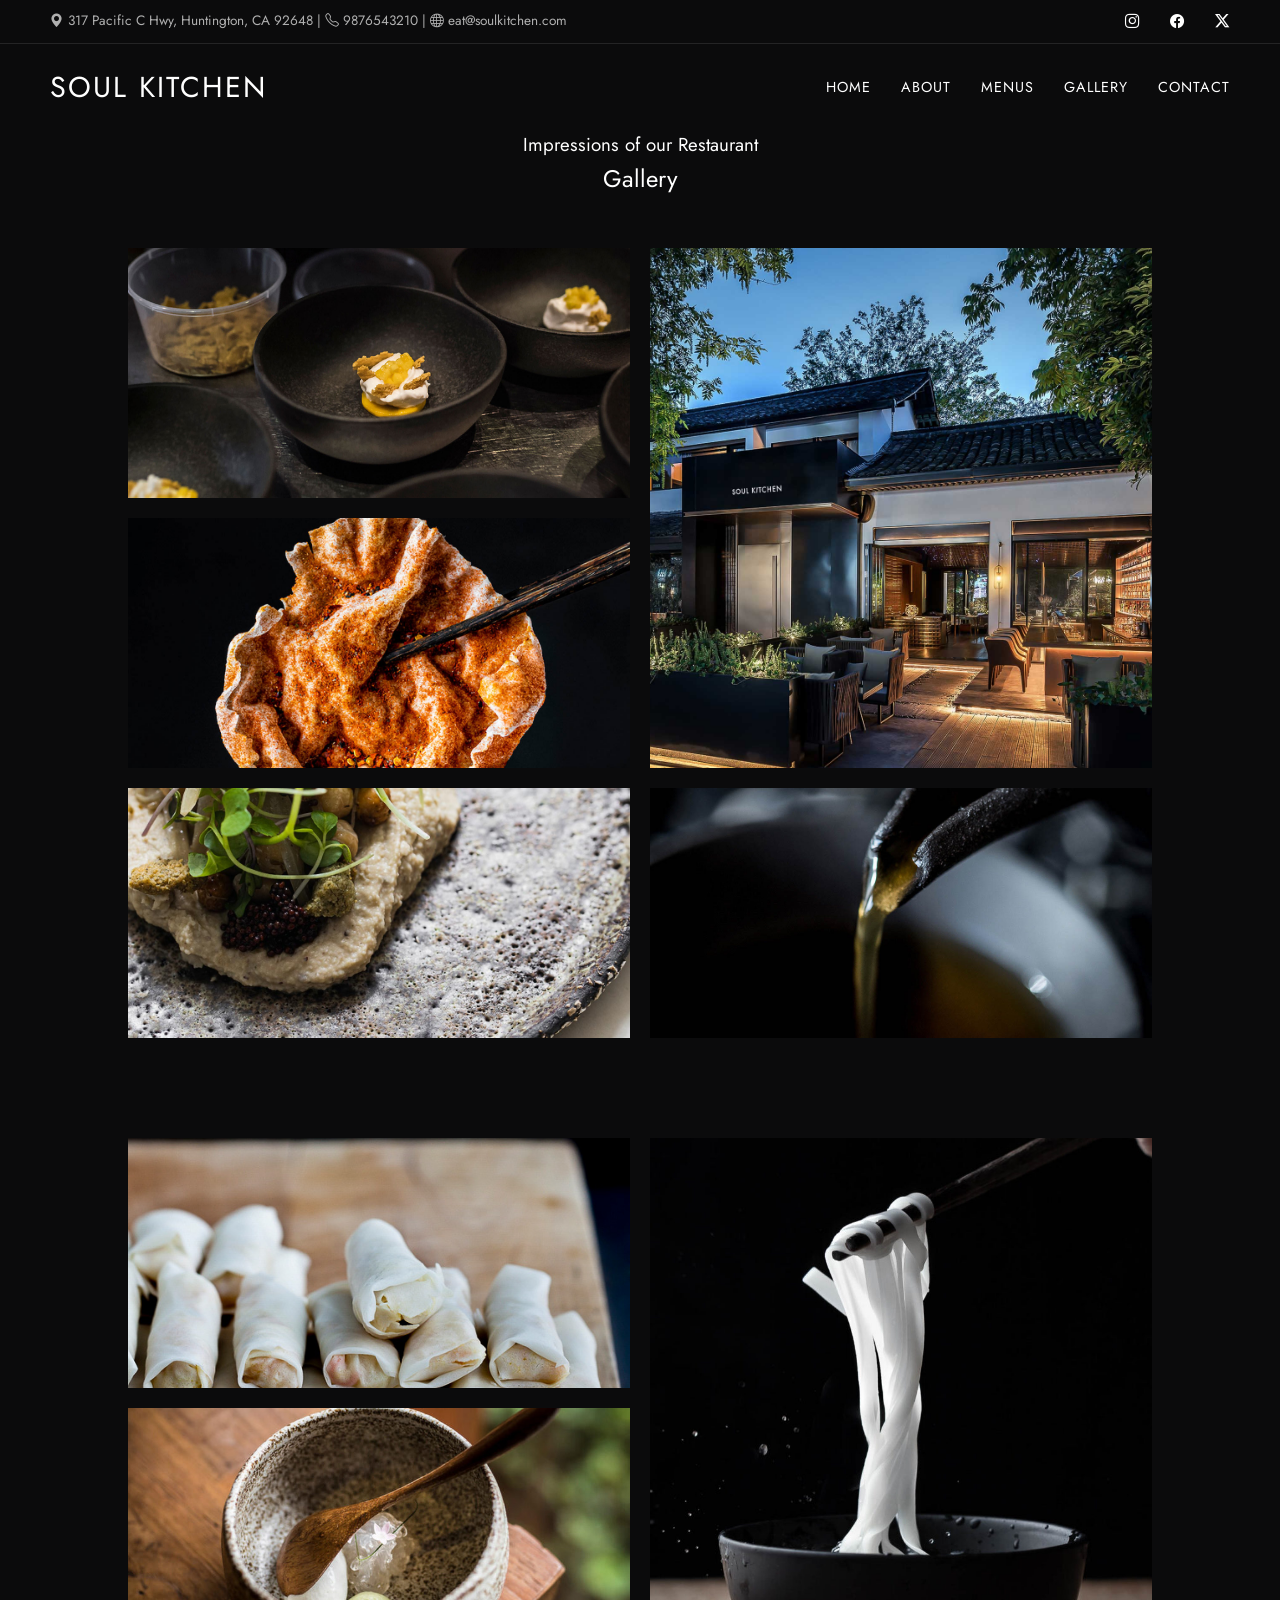
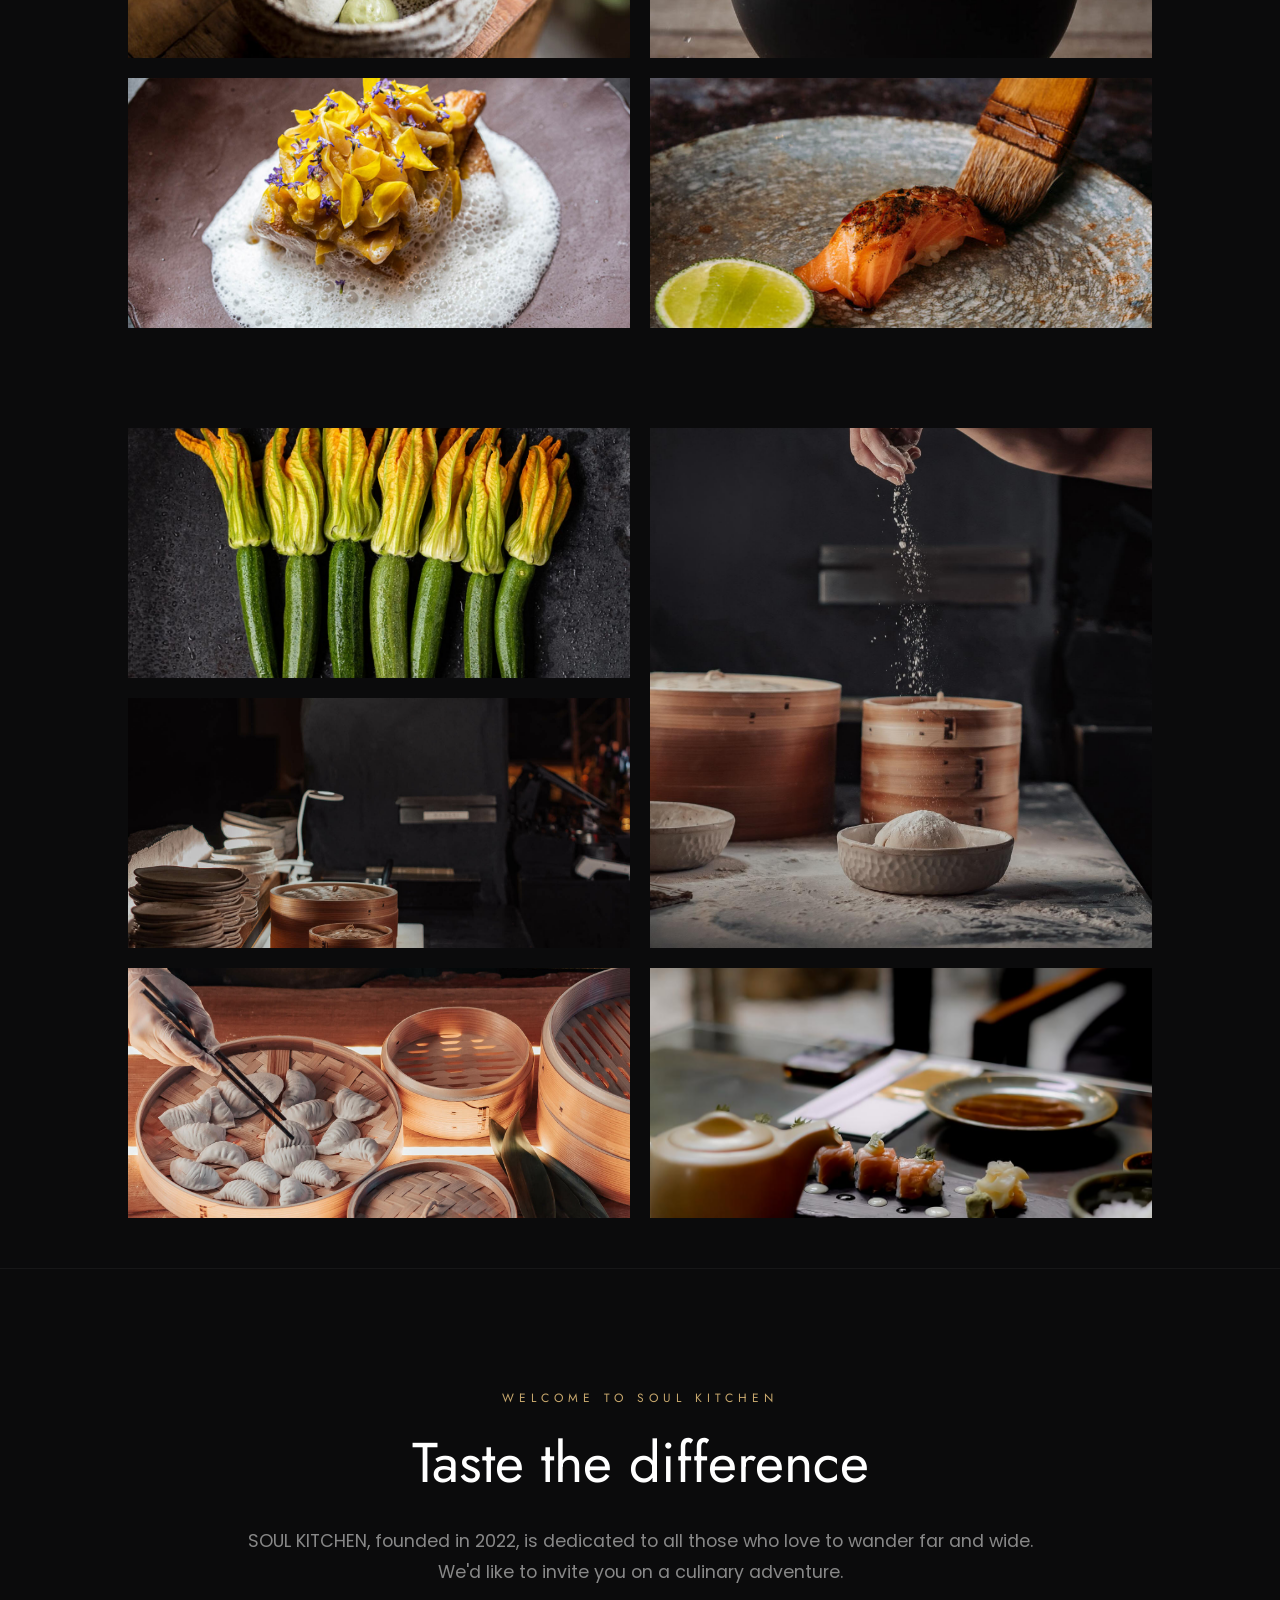
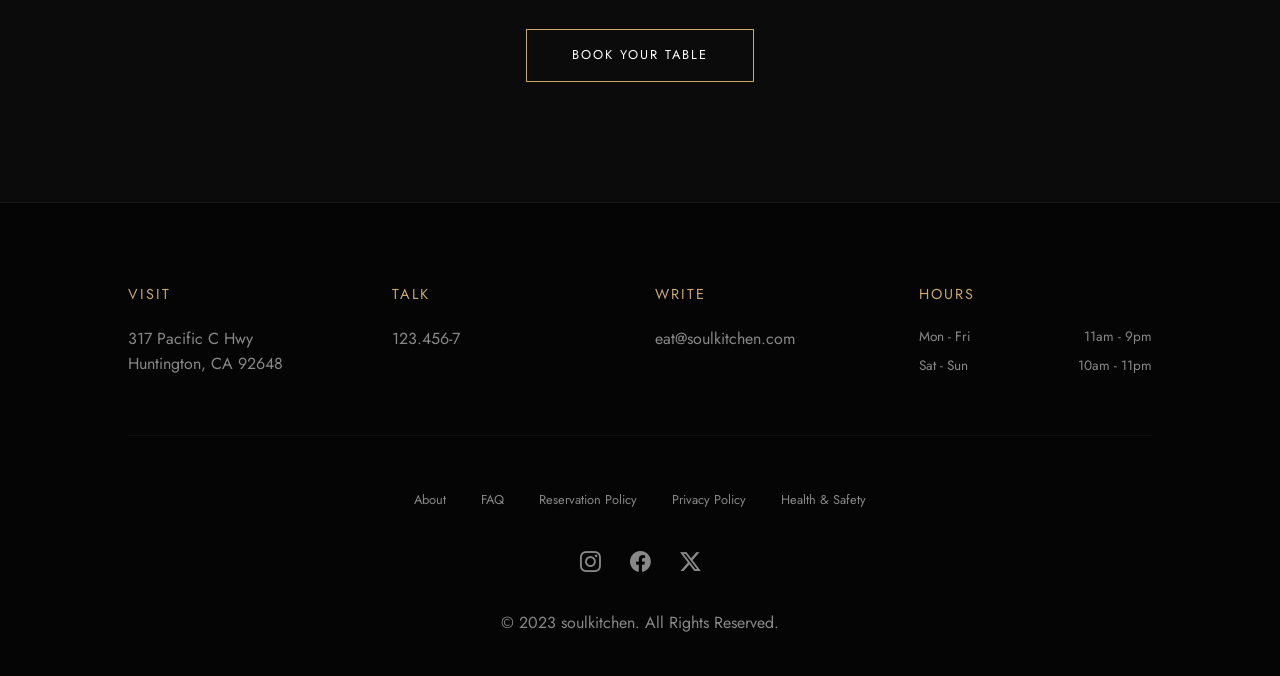
<file: gallery.html>
<!DOCTYPE html>
<html lang="en">
<head>
    <meta charset="UTF-8">
    <meta name="viewport" content="width=device-width, initial-scale=1.0">
    <title>SoulKitchen Dark - Home 7 Replica</title>
    <link rel="preconnect" href="https://fonts.googleapis.com">
    <link rel="preconnect" href="https://fonts.gstatic.com" crossorigin>
    <link href="https://fonts.googleapis.com/css2?family=Jost:ital,wght@0,100..900;1,100..900&family=Poppins:ital,wght@0,100;0,200;0,300;0,400;0,500;0,600;0,700;0,800;0,900;1,100;1,200;1,300;1,400;1,500;1,600;1,700;1,800;1,900&display=swap" rel="stylesheet">
    <link href="https://fonts.googleapis.com/css2?family=Jost:ital,wght@0,100..900;1,100..900&display=swap" rel="stylesheet">
    <link href="https://fonts.googleapis.com/css2?family=Lato:wght@300;400&family=Playfair+Display:ital,wght@0,400;0,600;1,400&display=swap" rel="stylesheet">
    <link rel="stylesheet" href="Assets/CSS/gallery.css">
    <link rel="stylesheet" href="https://cdn.jsdelivr.net/npm/bootstrap-icons@1.11.1/font/bootstrap-icons.css">

    
</head>
<body>

    <div class="top-bar">
        <div class="contact-info">
            <span><i class="bi bi-geo-alt-fill"></i></span>
            <span>317 Pacific C Hwy, Huntington, CA 92648</span> | 
            <span><i class="bi bi-telephone"></i></span>
            <span>9876543210</span> | 
            <span><i class="bi bi-globe"></i></span>
            <span>eat@soulkitchen.com</span>
        </div>
        <div class="socials">
           <nav>
        <ul>
            <li><a href="#" class="social-icon instagram"><i class="bi bi-instagram"></i></a></li>
            <li><a href="#" class="social-icon facebook"><i class="bi bi-facebook"></i></a></li>
            <li><a href="#" class="social-icon twitter"><i class="bi bi-twitter-x"></i></a></li>
        </ul>
    </nav>
        </div>
    </div>
 <header class="navbar">
        <div class="logo">
            <h2>Soul Kitchen</h2>
        </div>
        <nav>
            <ul>
                <li><a href="index.html">Home</a></li>
                <li><a href="about.html">About</a></li>
                <li><a href="menu.html">Menus</a></li>
                <li><a href="gallery.html">Gallery</a></li>
                <li><a href="contact.html">Contact</a></li>
            </ul>
        </nav>
    </header>

    <header class="main-header">
    <div class="logo">
        <h2>Soul Kitchen</h2>
    </div>

    <input type="checkbox" id="menu-toggle" class="menu-toggle">
    <label for="menu-toggle" class="hamburger">
        <span></span>
        <span></span>
        <span></span>
    </label>

    <nav class="nav-menu">
        <ul>
            <li><a href="index.html">Home</a></li>
            <li><a href="about.html">About</a></li>
            <li><a href="menu.html">Menus</a></li>
            <li><a href="gallery.html">Gallery</a></li>
            <li><a href="contact.html">Contact</a></li>
        </ul>
    </nav>
</header>
   
      <script>
    window.addEventListener('scroll', function() {
        const header = document.querySelector('header');
        // If scrolled more than 50px, add the 'scrolled' class
        if (window.scrollY > 50) {
            header.classList.add('scrolled');
        } else {
            header.classList.remove('scrolled');
        }
    });
</script>
<section class="gallery-heading">
    <div class="gallery-start">
        <h3>Impressions of our Restaurant</h3>
        <h1>Gallery</h1>
    </div>
</section>
<div class="gallery-section">
    <div class="gallery-grid">
        <div class="gallery-item">
            <img src="Assets/Images/gallery/soulkitchen-242-1600x1600.jpg" alt="Mango cream">
            <div class="item-overlay">
                <div class="item-text">
                    <h3>Mango Cream</h3>
                </div>
            </div>
        </div>

        <div class="gallery-item tall">
            <img src="Assets/Images/gallery/soulkitchen-88.jpg" alt="Restaurant">
            <div class="item-overlay">
                <div class="item-text">
                    <h3>Soul Kitchen Malibu</h3>
                </div>
            </div>
        </div>

        <div class="gallery-item">
            <img src="Assets/Images/gallery/soulkitchen-277 (1).jpg" alt="Chill Rice Paper Chips">
            <div class="item-overlay">
                <div class="item-text">
                    <h3>Chilly Rice Paper Chips</h3>
                </div>
            </div>
        </div>

        <div class="gallery-item">
            <img src="Assets/Images/gallery/soulkitchen-265.jpg" alt="Vegan Brunch">
            <div class="item-overlay">
                <div class="item-text">
                    <h3>Vegan Brunch</h3>
                </div>
            </div>
        </div>

        <div class="gallery-item">
            <img src="Assets/Images/gallery/soulkitchen-283-1200x1600.jpg" alt="Tea">
            <div class="item-overlay">
                <div class="item-text">
                    <h3>Tea Rituals For Focus, Health and Relaxation</h3>
                </div>
            </div>
        </div>
    </div>
</div>
<div class="gallery-section">
    <div class="gallery-grid">
        <div class="gallery-item">
            <img src="Assets/Images/gallery/soulkitchen-95.jpg" alt="Spring Roll">
            <div class="item-overlay">
                <div class="item-text">
                    <h3>Hand Made Spring Roll</h3>
                </div>
            </div>
        </div>

        <div class="gallery-item tall">
            <img src="Assets/Images/gallery/soulkitchen-92-800x1200 (1).jpg" alt="noodles">
            <div class="item-overlay">
                <div class="item-text">
                    <h3>Hand Made Rice Noodles</h3>
                </div>
            </div>
        </div>

        <div class="gallery-item">
            <img src="Assets/Images/gallery/soulkitchen-293-800x800.jpg" alt="Lime sobert">
            <div class="item-overlay">
                <div class="item-text">
                    <h3>Lime Sobert</h3>
                </div>
            </div>
        </div>

        <div class="gallery-item">
            <img src="Assets/Images/gallery/soulkitchen-285.jpg" alt="Chilean Seabass">
            <div class="item-overlay">
                <div class="item-text">
                    <h3>Chilean Seabass</h3>
                </div>
            </div>
        </div>

        <div class="gallery-item">
            <img src="Assets/Images/gallery/soulkitchen-276-800x800.jpg" alt="Salmon">
            <div class="item-overlay">
                <div class="item-text">
                    <h3>Salmon Nigiri</h3>
                </div>
            </div>
        </div>
    </div>
</div>
<div class="gallery-section">
    <div class="gallery-grid">
        <div class="gallery-item">
            <img src="Assets/Images/gallery/soulkitchen-264.jpg" alt="cucumber">
            <div class="item-overlay">
                <div class="item-text">
                    <h3>We Focus on Dishes Sourced From Local Farmers</h3>
                </div>
            </div>
        </div>

        <div class="gallery-item tall">
            <img src="Assets/Images/gallery/soulkitchen-102-1600x1600.jpg" alt="Cooking">
            <div class="item-overlay">
                <div class="item-text">
                    <h3>Authentic Traditional Cooking Methods</h3>
                </div>
            </div>
        </div>

        <div class="gallery-item">
            <img src="Assets/Images/soulkitchen-278-1600x1600.jpg" alt="Kitchen">
            <div class="item-overlay">
                <div class="item-text">
                    <h3>Traditional Method of Cooking</h3>
                </div>
            </div>
        </div>

        <div class="gallery-item">
            <img src="Assets/Images/gallery/soulkitchen-280-1600x1600.jpg" alt="Dumblings">
            <div class="item-overlay">
                <div class="item-text">
                    <h3>Hand Made Dumblings</h3>
                </div>
            </div>
        </div>

        <div class="gallery-item">
            <img src="Assets/Images/gallery/soulkitchen-113 (1).jpg" alt="Salmon">
            <div class="item-overlay">
                <div class="item-text">
                    <h3>Salmon Nigiri</h3>
                </div>
            </div>
        </div>
    </div>
</div>
<section class="welcome-section">
    <div class="welcome-content">
        <span class="gold-label">Welcome to Soul Kitchen</span>
        <h2>Taste the difference</h2>
        <p>SOUL KITCHEN, founded in 2022, is dedicated to all those who love to wander far and wide. We'd like to invite you on a culinary adventure.</p>
        <a href="#" class="btn-outline-gold">Book Your Table</a>
    </div>
</section>

<footer class="main-footer">
    <div class="footer-container">
        <div class="footer-col">
            <h4>Visit</h4>
            <p>317 Pacific C Hwy<br>Huntington, CA 92648</p>
        </div>
        <div class="footer-col">
            <h4>Talk</h4>
            <p>123.456-7</p>
        </div>
        <div class="footer-col">
            <h4>Write</h4>
            <p>eat@soulkitchen.com</p>
        </div>
        <div class="footer-col">
            <h4>Hours</h4>
            <div class="hours-group">
                <div class="hours-row">
                    <span class="day">Mon - Fri</span>
                    <span class="time">11am - 9pm</span>
                </div>
                <div class="hours-row">
                    <span class="day">Sat - Sun</span>
                    <span class="time">10am - 11pm</span>
                </div>
            </div>
        </div>
    </div>

    <div class="footer-bottom-bar">
        <div class="footer-nav-links">
            <a href="#">About</a>
            <a href="#">FAQ</a>
            <a href="#">Reservation Policy</a>
            <a href="#">Privacy Policy</a>
            <a href="#">Health & Safety</a>
        </div>
        
        <div class="footer-social-icons">
            <a href="#"><i class="bi bi-instagram"></i></a>
            <a href="#"><i class="bi bi-facebook"></i></a>
            <a href="#"><i class="bi bi-twitter-x"></i></a>
        </div>
        
        <p class="copyright-text">© 2023 soulkitchen. All Rights Reserved.</p>
    </div>
</footer>
</body>
</html>
</file>
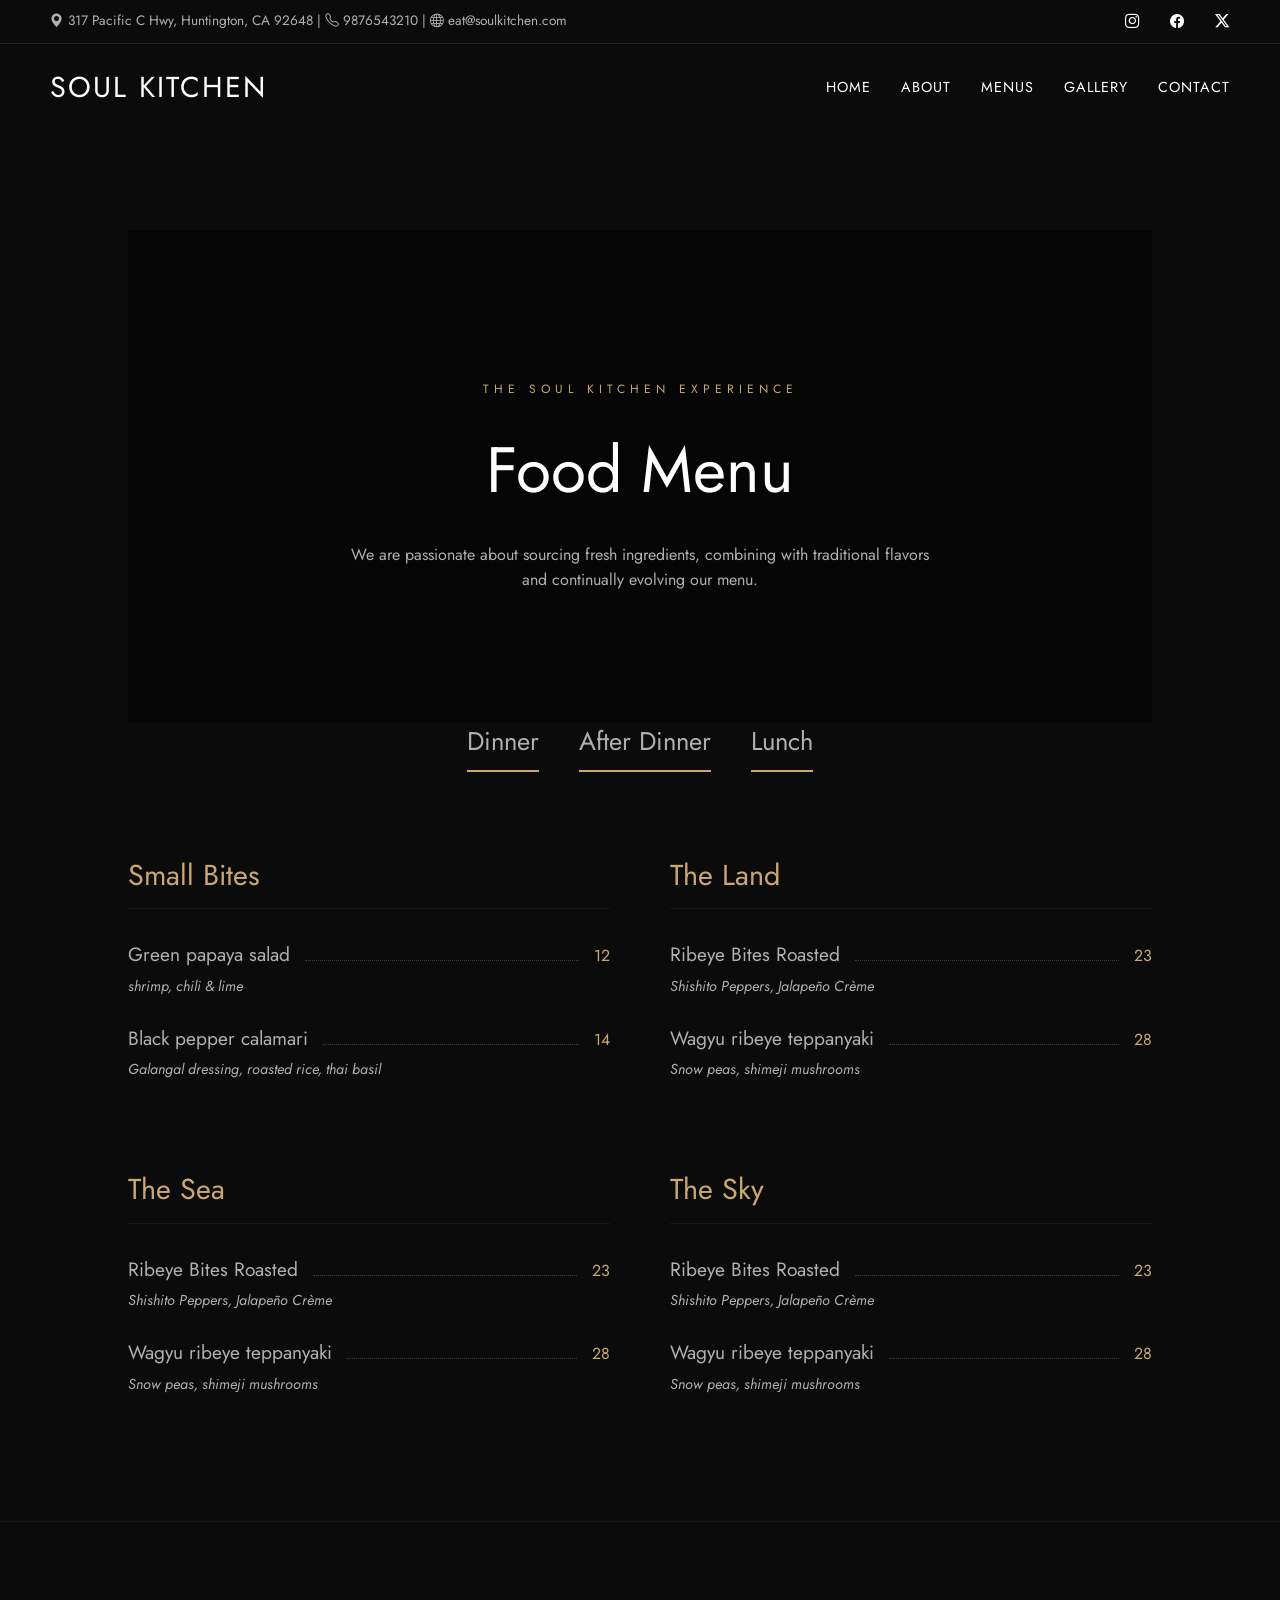
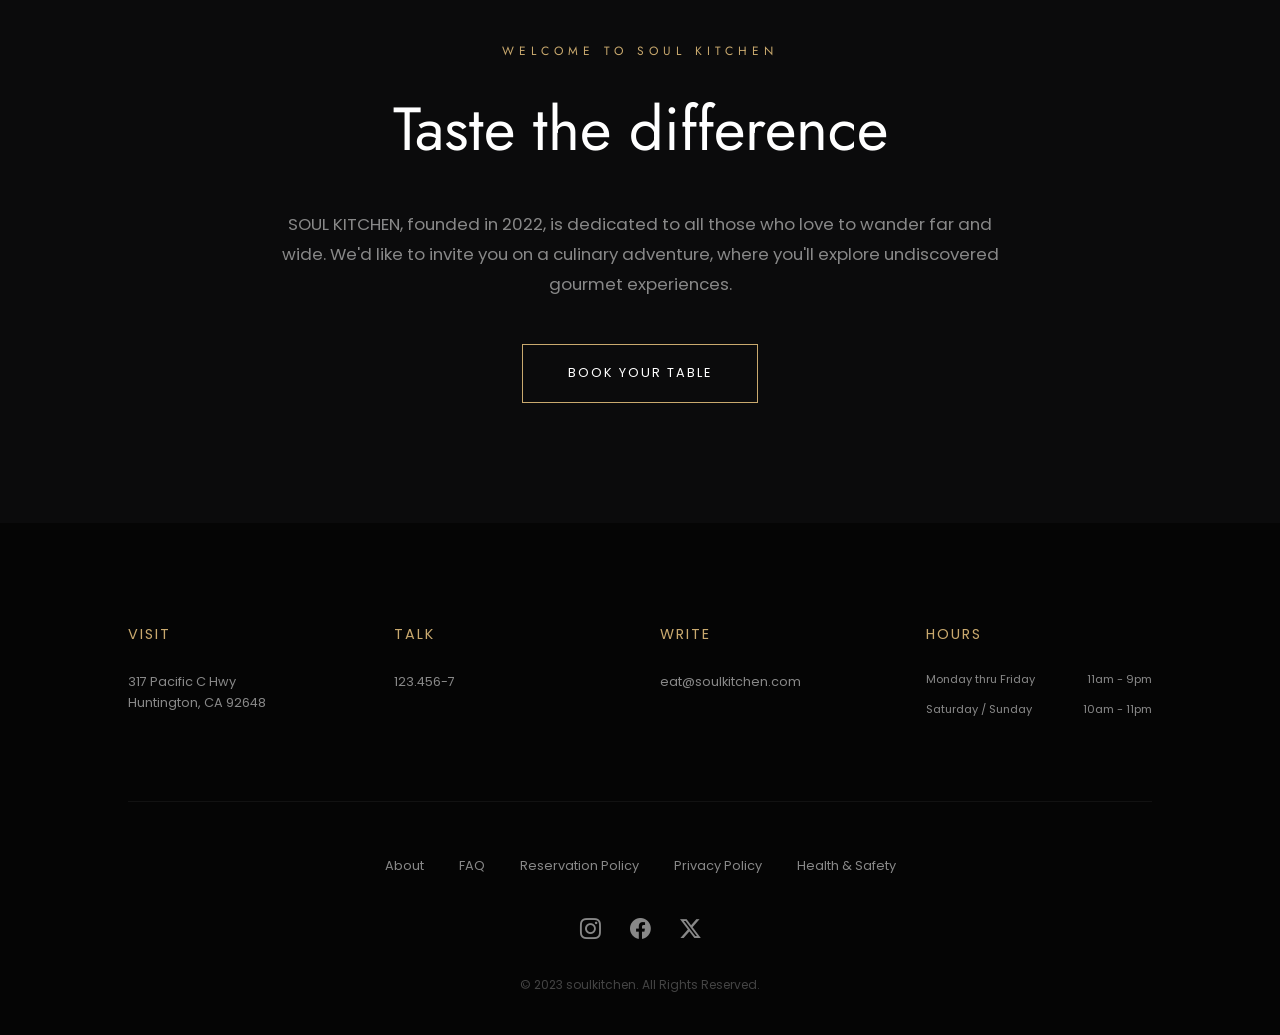
<file: menu.html>
<!DOCTYPE html>
<html lang="en">
<head>
    <meta charset="UTF-8">
    <meta name="viewport" content="width=device-width, initial-scale=1.0">
    <title>SoulKitchen Dark - Home 7 Replica</title>
    <link rel="preconnect" href="https://fonts.googleapis.com">
    <link rel="preconnect" href="https://fonts.gstatic.com" crossorigin>
    <link href="https://fonts.googleapis.com/css2?family=Jost:ital,wght@0,100..900;1,100..900&family=Poppins:ital,wght@0,100;0,200;0,300;0,400;0,500;0,600;0,700;0,800;0,900;1,100;1,200;1,300;1,400;1,500;1,600;1,700;1,800;1,900&display=swap" rel="stylesheet">
    <link href="https://fonts.googleapis.com/css2?family=Jost:ital,wght@0,100..900;1,100..900&display=swap" rel="stylesheet">
    <link href="https://fonts.googleapis.com/css2?family=Lato:wght@300;400&family=Playfair+Display:ital,wght@0,400;0,600;1,400&display=swap" rel="stylesheet">
    <link rel="stylesheet" href="Assets/CSS/menu.css">
    <link rel="stylesheet" href="https://cdn.jsdelivr.net/npm/bootstrap-icons@1.11.1/font/bootstrap-icons.css">

    
</head>
<body>

    <div class="top-bar">
        <div class="contact-info">
            <span><i class="bi bi-geo-alt-fill"></i></span>
            <span>317 Pacific C Hwy, Huntington, CA 92648</span> | 
            <span><i class="bi bi-telephone"></i></span>
            <span>9876543210</span> | 
            <span><i class="bi bi-globe"></i></span>
            <span>eat@soulkitchen.com</span>
        </div>
        <div class="socials">
           <nav>
        <ul>
            <li><a href="#" class="social-icon instagram"><i class="bi bi-instagram"></i></a></li>
            <li><a href="#" class="social-icon facebook"><i class="bi bi-facebook"></i></a></li>
            <li><a href="#" class="social-icon twitter"><i class="bi bi-twitter-x"></i></a></li>
        </ul>
    </nav>
        </div>
    </div>
 <header class="navbar">
        <div class="logo">
            <h2>Soul Kitchen</h2>
        </div>
        <nav>
            <ul>
                <li><a href="index.html">Home</a></li>
                <li><a href="about.html">About</a></li>
                <li><a href="menu.html">Menus</a></li>
                <li><a href="gallery.html">Gallery</a></li>
                <li><a href="contact.html">Contact</a></li>
            </ul>
        </nav>
    </header>

    <header class="main-header">
    <div class="logo">
        <h2>Soul Kitchen</h2>
    </div>

    <input type="checkbox" id="menu-toggle" class="menu-toggle">
    <label for="menu-toggle" class="hamburger">
        <span></span>
        <span></span>
        <span></span>
    </label>

    <nav class="nav-menu">
        <ul>
            <li><a href="index.html">Home</a></li>
            <li><a href="about.html">About</a></li>
            <li><a href="menu.html">Menus</a></li>
            <li><a href="gallery.html">Gallery</a></li>
            <li><a href="contact.html">Contact</a></li>
        </ul>
    </nav>
</header>
   
      <script>
    window.addEventListener('scroll', function() {
        const header = document.querySelector('header');
        // If scrolled more than 50px, add the 'scrolled' class
        if (window.scrollY > 50) {
            header.classList.add('scrolled');
        } else {
            header.classList.remove('scrolled');
        }
    });
</script>
<section class="menu-page">
    <div class="menu-intro">
        <span class="gold-label">The Soul Kitchen Experience</span>
        <h1>Food Menu</h1>
        <p class="menu-description">We are passionate about sourcing fresh ingredients, combining with traditional flavors and continually evolving our menu.</p>
    </div>

    <div class="tabs-container">
        <button class="tab-link active" onclick="openTab(event, 'dinner')">Dinner</button>
        <button class="tab-link active" onclick="openTab(event, 'after-dinner')">After Dinner</button>
        <button class="tab-link active" onclick="openTab(event, 'lunch')">Lunch</button>
    </div>

    <div id="dinner" class="tab-content active">
        <div class="menu-grid">
            
            <div class="menu-category">
                <h2>Small Bites</h2>
                <div class="menu-item">
                    <div class="item-main">
                        <span class="item-title">Green papaya salad</span>
                        <span class="dots"></span>
                        <span class="item-price">12</span>
                    </div>
                    <p class="item-sub">shrimp, chili & lime</p>
                </div>
                <div class="menu-item">
                    <div class="item-main">
                        <span class="item-title">Black pepper calamari</span>
                        <span class="dots"></span>
                        <span class="item-price">14</span>
                    </div>
                    <p class="item-sub">Galangal dressing, roasted rice, thai basil</p>
                </div>
            </div>

            <div class="menu-category">
                <h2>The Land</h2>
                <div class="menu-item">
                    <div class="item-main">
                        <span class="item-title">Ribeye Bites Roasted</span>
                        <span class="dots"></span>
                        <span class="item-price">23</span>
                    </div>
                    <p class="item-sub">Shishito Peppers, Jalapeño Crème</p>
                </div>
                <div class="menu-item">
                    <div class="item-main">
                        <span class="item-title">Wagyu ribeye teppanyaki</span>
                        <span class="dots"></span>
                        <span class="item-price">28</span>
                    </div>
                    <p class="item-sub">Snow peas, shimeji mushrooms</p>
                </div>
            </div>
            <div class="menu-category">
                <h2>The Sea</h2>
                <div class="menu-item">
                    <div class="item-main">
                        <span class="item-title">Ribeye Bites Roasted</span>
                        <span class="dots"></span>
                        <span class="item-price">23</span>
                    </div>
                    <p class="item-sub">Shishito Peppers, Jalapeño Crème</p>
                </div>
                <div class="menu-item">
                    <div class="item-main">
                        <span class="item-title">Wagyu ribeye teppanyaki</span>
                        <span class="dots"></span>
                        <span class="item-price">28</span>
                    </div>
                    <p class="item-sub">Snow peas, shimeji mushrooms</p>
                </div>
            </div>
            <div class="menu-category">
                <h2>The Sky</h2>
                <div class="menu-item">
                    <div class="item-main">
                        <span class="item-title">Ribeye Bites Roasted</span>
                        <span class="dots"></span>
                        <span class="item-price">23</span>
                    </div>
                    <p class="item-sub">Shishito Peppers, Jalapeño Crème</p>
                </div>
                <div class="menu-item">
                    <div class="item-main">
                        <span class="item-title">Wagyu ribeye teppanyaki</span>
                        <span class="dots"></span>
                        <span class="item-price">28</span>
                    </div>
                    <p class="item-sub">Snow peas, shimeji mushrooms</p>
                </div>
            </div>

        </div>
    </div>

    </section>
    <script>
    JavaScript
function openTab(evt, tabName) {
    var i, tabcontent, tablinks;
    tabcontent = document.getElementsByClassName("tab-content");
    for (i = 0; i < tabcontent.length; i++) {
        tabcontent[i].classList.remove("active");
    }
    tablinks = document.getElementsByClassName("tab-link");
    for (i = 0; i < tablinks.length; i++) {
        tablinks[i].classList.remove("active");
    }
    document.getElementById(tabName).classList.add("active");
    evt.currentTarget.classList.add("active");
}
</script>
<section class="welcome-section">
    <div class="welcome-content">
        <span class="gold-label">Welcome to Soul Kitchen</span>
        <h2>Taste the difference</h2>
        <p>SOUL KITCHEN, founded in 2022, is dedicated to all those who love to wander far and wide. We'd like to invite you on a culinary adventure, where you'll explore undiscovered gourmet experiences.</p>
        <a href="#" class="btn-book-table">Book Your Table</a>
    </div>
</section>

<footer class="site-footer">
    <div class="footer-top-grid">
        <div class="footer-col">
            <h4>Visit</h4>
            <p>317 Pacific C Hwy<br>Huntington, CA 92648</p>
        </div>

        <div class="footer-col">
            <h4>Talk</h4>
            <p>123.456-7</p>
        </div>

        <div class="footer-col">
            <h4>Write</h4>
            <p>eat@soulkitchen.com</p>
        </div>

        <div class="footer-col">
            <h4>Hours</h4>
            <div class="hours-container">
                <div class="hours-row">
                    <span class="day">Monday thru Friday</span>
                    <span class="time">11am - 9pm</span>
                </div>
                <div class="hours-row">
                    <span class="day">Saturday / Sunday</span>
                    <span class="time">10am - 11pm</span>
                </div>
            </div>
        </div>
    </div>

    <div class="footer-bottom-bar">
        <div class="footer-nav-links">
            <a href="#">About</a>
            <a href="#">FAQ</a>
            <a href="#">Reservation Policy</a>
            <a href="#">Privacy Policy</a>
            <a href="#">Health & Safety</a>
        </div>
        
        <div class="footer-social-icons">
            <a href="#"><i class="bi bi-instagram"></i></a>
            <a href="#"><i class="bi bi-facebook"></i></a>
            <a href="#"><i class="bi bi-twitter-x"></i></a>
        </div>
        
        <p class="copyright-text">© 2023 soulkitchen. All Rights Reserved.</p>
    </div>
</footer>
</body>
</html>
</file>
<file: Assets/CSS/style.css>
/* CSS Reset & Variables */
        :root {
            --bg-color: #0b0b0c;
            --text-color: #b0b0b0;
            --heading-color: #ffffff;
            --accent-color: #c9a96e; /* Elegant gold/beige accent */
            --font-sans: 'Poppins', sans-serif;
            --font-serif: 'jost','sans-serif';
        }

        * {
            margin: 0;
            padding: 0;
            box-sizing: border-box;
        }

        body {
            background-color: var(--bg-color);
            color: var(--text-color);
            font-family:'jost','sans-serif';
            line-height: 1.6;
            overflow-x: hidden;
        }

        h1, h2, h3, h4, h5, h6 {
            font-family:'jost','sans-serif';
            color: var(--heading-color);
            font-weight: 400;
        }

        a {
            text-decoration: none;
            color: var(--heading-color);
            transition: color 0.3s ease;
        }

        a:hover {
            color: var(--accent-color);
        }

        /* Top Bar */
        .top-bar {
            display: flex;
            justify-content: space-between;
            gap: 15px; 
            flex-wrap: wrap;
            padding: 10px 50px;
            font-size: 0.85rem;
            border-bottom: 1px solid rgba(255,255,255,0.1);
        }
       
        /* Navigation */
        header {
            display: flex;
            justify-content: space-between;
            align-items: center;
            padding: 20px 50px;
            position: absolute;
            top: 40px;
            width: 100%;
            z-index: 10;
            
        }
        header:hover{
           color: #c9a96e; 
        }

        .logo h2 {
            font-size: 1.8rem;
            letter-spacing: 2px;
            text-transform: uppercase;
        }

        nav ul {
           
            list-style: none;
            display: flex;
            gap: 30px;
        }

        nav ul li a {
           
            font-size: 0.9rem;
            text-transform: uppercase;
            letter-spacing: 1px;
        }
        .navbar{
            display: flex;
            justify-content: space-between;
            align-items: center;
            padding: 20px 50px;
            position: fixed;
            top: 20px; 
            width: 100%;
            z-index: 100; 
            transition: all 0.4s ease;
            background: transparent;
        }
        .navbar.scrolled{
            top: 0;
            background-color: rgba(11, 11, 12, 0.95); /* Dark background so text is readable when scrolling */
            border-bottom: 1px solid rgba(255, 255, 255, 0.05); /* Optional subtle border */
            backdrop-filter: blur(10px); /* Adds a modern blurred glass effect */
            padding:  20px 50px;
        }

        /* Hero Section */
        .hero {
            height: 100vh;
            background-image: url('https://soulkitchen.redsun.design/dark/wp-content/uploads/sites/3/2022/11/soulkitchen-86.jpg');
            background-size: cover; 
            background-position: center;     
            display: flex;
            flex-direction: column;
            justify-content: center;
            align-items: center;
            text-align: center;
            padding: 0 20px;
            animation: zoomLoop 20s infinite alternate ease-in-out;     
        }
        @keyframes zoomLoop {
          from { background-size: 100%; }
          to { background-size: 120%; }
        }

        .hero p {
            font-size: 1.2rem;
            text-transform: uppercase;
            letter-spacing: 3px;
            margin-bottom: 20px;
            
        }

        .hero h1 {
            font-size: 5rem;
            letter-spacing: 5px;
            text-transform: uppercase;
        }

        .hero h1 i {
            font-style: italic;
            color: var(--accent-color);
        }

        /* Features Grid */
        .features {
            height: 60vh;
            display: flex;
            padding: 80px 5%;
            text-align: center;
            border-bottom: 1px solid rgba(255,255,255,0.05);
        }
        
        .features h6 {
            font-family: "Jost", sans-serif;
            font-optical-sizing: auto;
        }
        .features div{
            padding: 0 10px;
        }
        .features h6 {
            font-size: 1.2rem;
            margin-bottom: 15px;
        }

        .features p {
            font-family:  "Poppins", sans-serif;
            font-weight: 200;
            font-style: normal;
            font-size: 0.9rem;
            color: white

        }

        /* Split Section */
        .split-section {
            height: 60vh;
            display: flex;
            flex-wrap: wrap;
        }

        .split-item {
            flex: 1;
            min-width: 300px;
            padding: 100px 2%;
            display: flex;
            flex-direction: column;
            justify-content: center;
            text-align: center;
        }

        .split-item.dark-bg {
            flex: 1;
            min-width: 300px;
            padding: 100px 2%;
            display: flex;
            flex-direction: column;
            justify-content: center;
            text-align: center;
        }

        .split-item h3 {
            font-family: 'jost','sans-serif';
            font-size: 2.5rem;
            margin-bottom: 20px;
        }
        .split-item p {
            font-family: 'poppins','sans-serif';
            
        }
        .btn {
            font-family: 'poppins','sans-serif';
            display: inline-block;
            margin-top: 20px;
            padding: 12px 30px;
            border: 1px solid var(--heading-color);
            text-transform: uppercase;
            letter-spacing: 2px;
            font-size: 0.8rem;
            width: fit-content;
            align-self: center;
        }
        .split-item.image {
             width: 100%;           /* Or your specific width */
             height: 400px;         /* Or your specific height */
             overflow: hidden;      /* CRITICAL: This "clips" the image so it stays in the box */
             position: relative;
             padding: 0;
             
        }

        .split-item.image img {
              width: 100%;
              height: 100%;
              object-fit: cover;     /* Ensures the image fills the box without stretching */
              transition: transform 0.6s cubic-bezier(0.25, 1, 0.5, 1); /* Smooth, high-end feel */
        }

        /* The Hover Effect */
        .split-item.image:hover img {
            transform: scale(1.1); /* Zooms in by 10% */
        }

        .btn:hover {
            background-color: var(--heading-color);
            color: var(--bg-color);
        }
        .content-data {
            display: flex;
            flex-direction: column; /* Stacks the two divs on top of each other */
            align-items: center;    /* Centers the divs horizontally */
            justify-content: center; /* Centers them vertically if the section has height */
            text-align: center;      /* Centers the text inside the <p> tags */
    
            padding: 100px 20px;     /* Adds breathing room at the top and bottom */
            background-color: #0b0b0c; /* Matches the dark theme */
        }

        .content-data div {
            max-width: 800px;        /* Prevents lines from being too long (easier to read) */
            margin-bottom: 20px;     /* Space between the two paragraphs */
        }

        .content-data p {
            align-items: center;
            font-family: 'poppins', serif; /* Elegant font choice */
            font-size: 1.2rem;
            line-height: 1.8;        /* Increases space between lines for a luxury feel */
            color: #b0b0b0;          /* Soft grey so it's not harsh white */
        }
        .video-data{
            display: flex;
            margin: 20px;
            padding: 10px;
        }
        .video-about{
            align-items: center;
            text-align: center;
            vertical-align: middle;
        }

        /* Menu Section */
        .menu-section {
            padding: 100px 10%;
            max-width: 1200px;
            margin: 0 auto;
        }

        .menu-section > h2 {
            font-size: 3rem;
            text-align: center;
            margin-bottom: 60px;
        }

        .menu-grid {
            display: grid;
            grid-template-columns: repeat(auto-fit, minmax(350px, 1fr));
            gap: 50px;
        }

        .menu-item {
            margin-bottom: 30px;
        }

        .menu-item-header {
            display: flex;
            justify-content: space-between;
            align-items: baseline;
            margin-bottom: 5px;
            border-bottom: 1px dotted rgba(255,255,255,0.2);
            padding-bottom: 5px;
        }

        .menu-item-header h6 {
            font-size: 1.2rem;
            font-family: var(--font-sans);
            font-weight: 400;
        }

        .menu-item-header span {
            color: var(--accent-color);
            font-family: var(--font-serif);
            font-size: 1.2rem;
        }

        .menu-item p {
            font-size: 0.85rem;
            color: #777;
        }

        /* Footer */
        footer {
            background-color: #050505;
            padding: 80px 10%;
            display: grid;
            grid-template-columns: repeat(auto-fit, minmax(200px, 1fr));
            gap: 40px;
            border-top: 1px solid rgba(255,255,255,0.05);
        }

        footer h5 {
            font-size: 1.2rem;
            margin-bottom: 20px;
            color: var(--accent-color);
        }

        footer p, footer ul li a {
            font-size: 0.9rem;
            color: #888;
            margin-bottom: 10px;
        }

        footer ul {
            list-style: none;
        }

        .copyright {
            text-align: center;
            padding: 20px;
            background-color: #000;
            font-size: 0.8rem;
            color: #555;
        }

        /* Responsive */
        @media (max-width: 768px) {
            .top-bar, nav {
                display: none; /* Simplify mobile view for template */
            }
            .hero h1 {
                font-size: 3.5rem;
            }
        }
        @media (max-width: 320px){
            .top-bar, nav {
                display: block; /* Simplify mobile view for template */
            }
            .hero h1 {
                font-size: 3.5rem;
            }
        }
        /* --- Desktop Styles (Default) --- */
            .main-header {
                display: flex;
                justify-content: space-between;
                align-items: center;
                padding: 20px 50px;
                background-color: #0b0b0c;
                position: sticky;
                top: 0;
                z-index: 1000;
            }
            
            

            .nav-menu ul {
                display: flex;
                list-style: none;
                gap: 30px;
            }

            .nav-menu a {
                font-family: 'Jost','sans-serif';
                text-decoration: none;
                color: #fff;
                text-transform: uppercase;
                font-size: 0.9rem;
                letter-spacing: 1px;
                transition: 0.3s;
            }

            /* Hide toggle elements on Desktop */
            .menu-toggle, .hamburger {
                display: none;
            }

            /* --- Mobile Styles (Media Query) --- */
            @media screen and (max-width: 768px) {
                .hamburger {
                    display: flex;
                    flex-direction: column;
                    gap: 5px;
                    cursor: pointer;
                }

                .hamburger span {
                    display: block;
                    width: 25px;
                    height: 2px;
                    background-color: #fff;
                    transition: 0.4s;
                }

                /* Position the Nav Menu as a Dropdown */
                .nav-menu {
                    position: absolute;
                    top: 100%; /* Sits right below the header */
                    left: 0;
                    width: 100%;
                    background-color: #0b0b0c;
                    height: 0; /* Hidden by default */
                    overflow: hidden;
                    transition: 0.5s ease-in-out;
                }

                .nav-menu ul {
                    flex-direction: column;
                    align-items: center;
                    padding: 40px 0;
                }
                .navbar{
                    display: none;
                }

                /* THE MAGIC: When checkbox is checked, show the menu */
                .menu-toggle:checked ~ .nav-menu {
                    height: 320px; /* Height of your expanded menu */
                    border-bottom: 1px solid rgba(255,255,255,0.1);
                }

                /* Optional: Turn Hamburger into an 'X' when checked */
                .menu-toggle:checked ~ .hamburger span:nth-child(1) {
                    transform: translateY(7px) rotate(45deg);
                }
                .menu-toggle:checked ~ .hamburger span:nth-child(2) {
                    opacity: 0;
                }
                .menu-toggle:checked ~ .hamburger span:nth-child(3) {
                    transform: translateY(-7px) rotate(-45deg);
                }
            }
            /* --- MOBILE VIEW --- */
@media screen and (max-width: 768px) {
    /* Sticky Header Logic */
    header.main-header {
        position: sticky;
        top: 0;
        z-index: 1000;
        background-color: #0b0b0c; /* Matches site dark theme */
        padding: 15px 5%;
    }

    /* Top Bar: Stack info vertically or hide for a cleaner look */
    .top-bar {
        flex-direction: column;
        align-items: center;
        text-align: center;
        padding: 15px 10px;
    }
    .contact-info {
        display: flex;
        flex-direction: column;
        gap: 5px;
    }

    /* Hero Scaling */
    .hero {
        padding: 100px 20px;
    }
    .hero h1 {
        font-size: 3.5rem;
    }
    .hero p {
        font-size: 0.8rem;
        letter-spacing: 2px;
    }

    /* Features & Split Sections: Full width stacking */
    .features, 
    .split-section, 
    .content-data,
    .video-data,
    footer {
        display: flex;
        flex-direction: column;
        padding-left: 20px;
        padding-right: 20px;
        text-align: center;
    }

    .features div, 
    .split-item, 
    .video-about {
        width: 100%;
        margin-bottom: 40px;
    }

    /* Split Section Image Adjustment */
    .split-item.image img {
        height: 350px;
        width: 100%;
        object-fit: cover;
    }

    /* Menu Section: Center Dish Names & Prices */
    .menu-item-header {
        width: 100%;
        flex-direction: column;
        align-items: center;
        gap: 5px;
    }
    .menu-item-header h6 {
        font-size: 1.2rem;
        width: 100%;
    }

    /* Video Section scaling */
    .video-container {
        width: 100%;
        height: 300px;
    }

    /* Footer Navigation: Stack links for better touch targets */
    footer div ul {
        padding: 0;
        list-style: none;
    }
    footer div ul li {
        margin-bottom: 10px;
    }

    .copyright {
        padding: 20px;
        font-size: 0.7rem;
    }
}
</file>
<file: Assets/CSS/about.css>
/* CSS Reset & Variables */
        :root {
            --bg-color: #0b0b0c;
            --text-color: #b0b0b0;
            --heading-color: #ffffff;
            --accent-color: #c9a96e; /* Elegant gold/beige accent */
           --font-sans: 'Poppins', sans-serif;
            --font-serif: 'jost','sans-serif';
        }

        * {
            margin: 0;
            padding: 0;
            box-sizing: border-box;
        }

        body {
            background-color: var(--bg-color);
            color: var(--text-color);
            font-family: 'jost','sans-serif';
            line-height: 1.6;
            overflow-x: hidden;
        }

        h1, h2, h3, h4, h5, h6 {
            font-family: 'jost','sans-serif';
            color: var(--heading-color);
            font-weight: 400;
        }

        a {
            text-decoration: none;
            color: var(--heading-color);
            transition: color 0.3s ease;
        }

        a:hover {
            color: var(--accent-color);
        }

        /* Top Bar */
        .top-bar {
            display: flex;
            justify-content: space-between;
            gap: 15px; 
            flex-wrap: wrap;
            padding: 10px 50px;
            font-size: 0.85rem;
            border-bottom: 1px solid rgba(255,255,255,0.1);
        }

        /* Navigation */
        header {
            display: flex;
            justify-content: space-between;
            align-items: center;
            padding: 20px 50px;
            position: absolute;
            top: 40px;
            width: 100%;
            z-index: 10;
            
        }
        header:hover{
           color: #c9a96e; 
        }

        .logo h2 {
            font-size: 1.8rem;
            letter-spacing: 2px;
            text-transform: uppercase;
        }

        nav ul {
           
            list-style: none;
            display: flex;
            gap: 30px;
        }

        nav ul li a {
           
            font-size: 0.9rem;
            text-transform: uppercase;
            letter-spacing: 1px;
        }
        .navbar{
            display: flex;
            justify-content: space-between;
            align-items: center;
            padding: 20px 50px;
            position: fixed;
            top: 20px; 
            width: 100%;
            z-index: 100; 
            transition: all 0.4s ease;
            background-color: transparent;
        }
        .navbar.scrolled{
            top: 0;
            background-color: rgba(11, 11, 12, 0.95); /* Dark background so text is readable when scrolling */
            border-bottom: 1px solid rgba(255, 255, 255, 0.05); /* Optional subtle border */
            backdrop-filter: blur(10px); /* Adds a modern blurred glass effect */
            padding:  20px 50px;
        }
        /* Hero Header */
        .team-hero {
            padding: 150px 10% 80px;
            text-align: center;
            background: linear-gradient(rgba(0, 0, 0, 0.5), rgba(0, 0, 0, 0.5)), 
                url('https://soulkitchen.redsun.design/dark/wp-content/uploads/sites/3/2022/11/soulkitchen-239.jpg');
            background-size: cover;
            background-position: center;
            align-items: center;
            justify-content: center;
            color: white;
        }

        .team-hero h1 {
            font-family: 'jost','sans-serif';
            font-weight: 500;
            font-size: 4rem;
            margin-bottom: 20px;
            letter-spacing: 2px;
        }

        .team-hero p {
            font-family: 'Poppins','sans-serif';
            color: whitesmoke;
            font-weight: 500;
            max-width: 700px;
            margin: 0 auto;
            font-size: 1.1rem;
            letter-spacing: 1px;
        }

        /* Team Section Layout */
        .team-container {
            max-width: 1200px;
            margin: 0 auto;
            padding: 50px 5%;
        }
        
        .team-member {
            display: flex;
            align-items: center;
            gap: 80px;
            margin-bottom: 150px;
            opacity: 0; /* For Animation */
            transform: translateY(50px); /* For Animation */
            transition: all 1s ease-out;
        }

        /* When the member becomes visible via JS */
        .team-member.appear {
            opacity: 1;
            transform: translateY(0);
        }

        .team-member:nth-child(even) {
            flex-direction: row-reverse;
        }

        .member-image {
            flex: 1;
            overflow: hidden;
        }

        .member-image img {
            width: 100%;
            display: block;
            transition: transform 0.8s ease;
            filter: grayscale(20%);
        }

        .member-image:hover img {
            transform: scale(1.05);
            filter: grayscale(0%);
        }

        .member-info {
            flex: 1;
        }

        .member-info span {
            display: block;
            color: var(--accent-color);
            text-transform: uppercase;
            letter-spacing: 3px;
            font-size: 0.8rem;
            margin-bottom: 10px;
        }

        .member-info h2 {
            font-family: 'jost','sans-serif';
            font-size: 2.5rem;
            color: var(--heading-color);
            margin-bottom: 25px;
        }

        .member-info p {
            font-family: 'Poppins','sans-serif';
            margin-bottom: 20px;
            font-weight: 300;
        }

        .favorite-food {
            margin-top: 30px;
            font-size: 0.75rem;
            letter-spacing: 2px;
            text-transform: uppercase;
            border-top: 1px solid rgba(255,255,255,0.1);
            padding-top: 20px;
            color: var(--heading-color);
        }

        /* Responsive */
        @media (max-width: 900px) {
            .team-member, .team-member:nth-child(even) {
                flex-direction: column;
                text-align: center;
                gap: 40px;
            }
            .team-hero h1 { font-size: 2.5rem; }
        }

        /* Above Footer Styles */
.above-footer {
   
    padding: 120px 20px;
    text-align: center;
    color: #fff;
}

.cta-content span {
    color: var(--accent-color);
    text-transform: uppercase;
    letter-spacing: 4px;
    font-size: 0.9rem;
}

.cta-content h2 {
    font-family: 'poppins','sans-serif';
    font-size: 3.5rem;
    margin: 20px 0;
}

.cta-content p {
    max-width: 600px;
    margin: 0 auto 30px;
    font-weight: 300;
}

.btn-gold {
    display: inline-block;
    padding: 15px 40px;
    background-color: var(--accent-color);
    color: #000;
    text-transform: uppercase;
    letter-spacing: 2px;
    font-size: 0.8rem;
    font-weight: bold;
    text-decoration: none;
    transition: 0.3s;
}

.btn-gold:hover {
    background-color: #fff;
}

/* Footer Styles */
.main-footer {
    background-color: #050505;
    padding: 100px 10% 40px;
    border-top: 1px solid rgba(255,255,255,0.05);
}

.footer-grid {
    display: grid;
    grid-template-columns: 1.5fr 1fr 1.2fr;
    gap: 60px;
    margin-bottom: 80px;
}

.footer-logo {
    font-family: 'poppins','sans-serif';
    font-size: 2rem;
    margin-bottom: 25px;
}

.footer-col h5 {
    color: var(--accent-color);
    text-transform: uppercase;
    letter-spacing: 2px;
    margin-bottom: 15px;
    font-size: 0.9rem;
}

.footer-col p {
    color: #888;
    margin-bottom: 25px;
}

.social-links a {
    margin-right: 20px;
    font-size: 0.8rem;
    text-transform: uppercase;
    color: #888;
    text-decoration: none;
    transition: 0.3s;
}

.social-links a:hover {
    color: #fff;
}

.hours-row {
    display: flex;
    justify-content: space-between;
    color: #888;
    margin-bottom: 10px;
    border-bottom: 1px solid rgba(255,255,255,0.05);
    padding-bottom: 5px;
}

.btn-outline {
    display: inline-block;
    margin-top: 25px;
    padding: 10px 25px;
    border: 1px solid #444;
    color: #fff;
    text-decoration: none;
    text-transform: uppercase;
    font-size: 0.75rem;
    letter-spacing: 1px;
    transition: 0.3s;
}
/* --- TABLET VIEW (Up to 1024px) --- */
@media screen and (max-width: 1024px) {
    .team-hero h1, .cta-content h2 {
        font-size: 3rem; /* Slightly smaller headings */
    }

    .team-container {
        padding: 40px 5%;
    }

    .team-member {
        gap: 40px; /* Reduce space between image and text */
        margin-bottom: 100px;
    }

    .footer-grid {
        grid-template-columns: 1fr 1fr; /* 2 columns instead of 3 */
        gap: 40px;
    }
}

/* --- MOBILE VIEW (Up to 768px) --- */
@media screen and (max-width: 768px) {
    /* 1. Global Spacing */
    section {
        padding: 60px 20px !important;
    }

    /* 2. Typography Adjustments */
    .team-hero h1 {
        font-size: 2.5rem;
    }

    .cta-content h2 {
        font-size: 2.2rem;
    }

    .member-info h2 {
        font-size: 2rem;
    }

    /* 3. Stacking Side-by-Side Elements */
    .team-member, 
    .team-member:nth-child(even) {
        flex-direction: column; /* Stacks image on top of text */
        text-align: center;
        margin-bottom: 80px;
    }

    .member-image {
        width: 100%;
        max-width: 450px; /* Prevents image from getting too huge on tall phones */
        margin: 0 auto;
    }

    .favorite-food {
        justify-content: center;
        border-top: 1px solid rgba(255,255,255,0.1);
        padding-top: 15px;
    }

    /* 4. Above Footer (CTA) */
    .above-footer {
        background-attachment: scroll; /* Disable parallax on mobile for better performance */
        padding: 80px 20px;
    }

    /* 5. Footer Layout */
    .footer-grid {
        grid-template-columns: 1fr; /* Full width stacks */
        text-align: center;
        gap: 50px;
    }

    .hours-row {
        justify-content: center;
        gap: 20px;
    }

    .social-links {
        display: flex;
        justify-content: center;
        gap: 15px;
    }

    .footer-logo {
        margin-bottom: 15px;
    }
}
/* Tablet & Mobile Adjustments (1024px and below) */
@media screen and (max-width: 1024px) {
    /* 1. TOP BAR: Stack and Center */
    .top-bar {
        flex-direction: column;
        padding: 15px 20px;
        height: auto; /* Allows it to grow with content */
        gap: 10px;
        text-align: center;
    }

    .contact-info {
        display: flex;
        flex-direction: column; /* Stacks Address, Phone, Email */
        align-items: center;
        gap: 8px;
        font-size: 0.8rem;
    }

    /* Remove the "|" separators from the layout */
    .contact-info span {
        display: flex;
        align-items: center;
        gap: 5px;
    }
    
    /* Hide the pipes by making them transparent or removing margin */
    .contact-info { color: transparent; } 
    .contact-info span { color: #b0b0b0; } /* Set your specific text color */

    /* 2. NAVIGATION BAR: Mobile Menu Logic */
    .navbar {
        padding: 20px;
        justify-content: space-between;
        position: relative;
    }

    /* Hide the desktop nav list */
    .navbar nav {
        display: none; 
        position: absolute;
        top: 100%;
        left: 0;
        width: 100%;
        background: #0b0b0c;
        padding: 20px 0;
        border-top: 1px solid rgba(255,255,255,0.05);
        z-index: 999;
    }

    /* Show the menu when a 'mobile-active' class is added via JS */
    .navbar nav.active {
        display: block;
    }

    .navbar nav ul {
        flex-direction: column;
        align-items: center;
        gap: 20px;
    }

    .navbar nav ul li a {
        font-size: 1.1rem;
        letter-spacing: 2px;
    }

    /* 3. SOCIALS: Horizontal Row */
    .socials nav ul {
        flex-direction: row;
        justify-content: center;
        gap: 15px;
        margin-top: 5px;
    }
}

/* Specific Phone Fixes (480px and below) */
@media screen and (max-width: 480px) {
    .logo h2 {
        font-size: 1.5rem;
    }
    
    .top-bar {
        padding: 10px;
    }
}
/* --- Desktop Styles (Default) --- */
.main-header {
    display: flex;
    justify-content: space-between;
    align-items: center;
    padding: 20px 50px;
    background-color: #0b0b0c;
    position: sticky;
    top: 0;
    z-index: 1000;
}

.nav-menu ul {
    display: flex;
    list-style: none;
    gap: 30px;
}

.nav-menu a {
    
    text-decoration: none;
    color: #fff;
    text-transform: uppercase;
    font-size: 0.9rem;
    letter-spacing: 1px;
    transition: 0.3s;
}

/* Hide toggle elements on Desktop */
.menu-toggle, .hamburger {
    display: none;
}

/* --- Mobile Styles (Media Query) --- */
@media screen and (max-width: 768px) {
    .hamburger {
        display: flex;
        flex-direction: column;
        gap: 5px;
        cursor: pointer;
    }

    .hamburger span {
        display: block;
        width: 25px;
        height: 2px;
        background-color: #fff;
        transition: 0.4s;
    }

    /* Position the Nav Menu as a Dropdown */
    .nav-menu {
        position: absolute;
        top: 100%; /* Sits right below the header */
        left: 0;
        width: 100%;
        background-color: #0b0b0c;
        height: 0; /* Hidden by default */
        overflow: hidden;
        transition: 0.5s ease-in-out;
    }

    .nav-menu ul {
        flex-direction: column;
        align-items: center;
        padding: 40px 0;
    }
    .navbar{
        display: none;
    }

    /* THE MAGIC: When checkbox is checked, show the menu */
    .menu-toggle:checked ~ .nav-menu {
        height: 320px; /* Height of your expanded menu */
        border-bottom: 1px solid rgba(255,255,255,0.1);
    }

    /* Optional: Turn Hamburger into an 'X' when checked */
    .menu-toggle:checked ~ .hamburger span:nth-child(1) {
        transform: translateY(7px) rotate(45deg);
    }
    .menu-toggle:checked ~ .hamburger span:nth-child(2) {
        opacity: 0;
    }
    .menu-toggle:checked ~ .hamburger span:nth-child(3) {
        transform: translateY(-7px) rotate(-45deg);
    }
}
</file>
<file: Assets/CSS/contact.css>
/* CSS Reset & Variables */
        :root {
            --bg-color: #0b0b0c;
            --text-color: #b0b0b0;
            --heading-color: #ffffff;
            --accent-color: #c9a96e; /* Elegant gold/beige accent */
            --font-sans: 'Poppins', sans-serif;
            --font-serif: 'jost','sans-serif';
        }

        * {
            margin: 0;
            padding: 0;
            box-sizing: border-box;
        }

        body {
            background-color: var(--bg-color);
            color: var(--text-color);
            font-family: 'jost','sans-serif';
            line-height: 1.6;
            overflow-x: hidden;
        }

        h1, h2, h3, h4, h5, h6 {
            font-family: 'jost','sans-serif';
            color: var(--heading-color);
            font-weight: 400;
        }

        a {
            text-decoration: none;
            color: var(--heading-color);
            transition: color 0.3s ease;
        }

        a:hover {
            color: var(--accent-color);
        }

        /* Top Bar */
        .top-bar {
            display: flex;
            justify-content: space-between;
            gap: 15px; 
            flex-wrap: wrap;
            padding: 10px 50px;
            font-size: 0.85rem;
            border-bottom: 1px solid rgba(255,255,255,0.1);
        }

        /* Navigation */
        header {
            display: flex;
            justify-content: space-between;
            align-items: center;
            padding: 20px 50px;
            position: absolute;
            top: 40px;
            width: 100%;
            z-index: 10;
            
        }
        header:hover{
           color: #c9a96e; 
        }

        .logo h2 {
            font-size: 1.8rem;
            letter-spacing: 2px;
            text-transform: uppercase;
        }

        nav ul {
           
            list-style: none;
            display: flex;
            gap: 30px;
        }

        nav ul li a {
           
            font-size: 0.9rem;
            text-transform: uppercase;
            letter-spacing: 1px;
        }
        .navbar{
            display: flex;
            justify-content: space-between;
            align-items: center;
            padding: 20px 50px;
            position: fixed;
            top: 20px; 
            width: 100%;
            z-index: 100; 
            transition: all 0.4s ease;
            background-color: transparent;
        }
        .navbar.scrolled{
            top: 0;
            background-color: rgba(11, 11, 12, 0.95); /* Dark background so text is readable when scrolling */
            border-bottom: 1px solid rgba(255, 255, 255, 0.05); /* Optional subtle border */
            backdrop-filter: blur(10px); /* Adds a modern blurred glass effect */
            padding:  20px 50px;
        }
        /* --- Desktop Styles (Default) --- */
.main-header {
    display: flex;
    justify-content: space-between;
    align-items: center;
    padding: 20px 50px;
    background-color: #0b0b0c;
    position: sticky;
    top: 0;
    z-index: 1000;
}

.nav-menu ul {
    display: flex;
    list-style: none;
    gap: 30px;
}

.nav-menu a {
    text-decoration: none;
    color: #fff;
    text-transform: uppercase;
    font-size: 0.9rem;
    letter-spacing: 1px;
    transition: 0.3s;
}

/* Hide toggle elements on Desktop */
.menu-toggle, .hamburger {
    display: none;
}

/* --- Mobile Styles (Media Query) --- */
@media screen and (max-width: 768px) {
    .hamburger {
        display: flex;
        flex-direction: column;
        gap: 5px;
        cursor: pointer;
    }

    .hamburger span {
        display: block;
        width: 25px;
        height: 2px;
        background-color: #fff;
        transition: 0.4s;
    }

    /* Position the Nav Menu as a Dropdown */
    .nav-menu {
        position: absolute;
        top: 100%; /* Sits right below the header */
        left: 0;
        width: 100%;
        background-color: #0b0b0c;
        height: 0; /* Hidden by default */
        overflow: hidden;
        transition: 0.5s ease-in-out;
    }

    .nav-menu ul {
        flex-direction: column;
        align-items: center;
        padding: 40px 0;
    }
    .navbar{
        display: none;
    }

    /* THE MAGIC: When checkbox is checked, show the menu */
    .menu-toggle:checked ~ .nav-menu {
        height: 320px; /* Height of your expanded menu */
        border-bottom: 1px solid rgba(255,255,255,0.1);
    }

    /* Optional: Turn Hamburger into an 'X' when checked */
    .menu-toggle:checked ~ .hamburger span:nth-child(1) {
        transform: translateY(7px) rotate(45deg);
    }
    .menu-toggle:checked ~ .hamburger span:nth-child(2) {
        opacity: 0;
    }
    .menu-toggle:checked ~ .hamburger span:nth-child(3) {
        transform: translateY(-7px) rotate(-45deg);
    }
}
:root {
    --dark: #0b0b0c;
    --darker: #050505;
    --gold: #c9a96e;
    --gray: #888888;
    --white: #ffffff;
   
}
.btn {
     font-family: 'poppins','sans-serif';
            display: inline-block;
            margin-top: 20px;
            padding: 12px 30px;
            border: 1px solid var(--heading-color);
            text-transform: uppercase;
            letter-spacing: 2px;
            font-size: 0.8rem;
            width: fit-content;
            align-self: center;
            
}
.btn:hover {
            background-color: var(--heading-color);
            color: var(--bg-color);
        }
.locations-page {
    background-color: var(--dark);
    color: var(--white);
    padding-top: 100px;
}

.locations-intro {
    text-align: center;
    padding: 60px 10% 100px;
}

.gold-label {
    color: var(--gold);
    text-transform: uppercase;
    letter-spacing: 5px;
    font-size: 0.75rem;
    display: block;
    margin-bottom: 15px;
}

.locations-intro h1 {
    font-family: var(--serif);
    font-size: 4rem;
    margin-bottom: 20px;
}

/* Location Grid Logic */
.location-row {
    display: flex;
    min-height: 600px;
    border-bottom: 1px solid rgba(255,255,255,0.05);
}

.location-row.reverse {
    flex-direction: row-reverse;
}

.location-info, .location-map {
    width: 50%;
    display: flex;
    align-items: center;
    justify-content: center;
    overflow: hidden;
}

.location-info {
    padding: 80px 10%;
    background-color: var(--darker);
    transition: background 0.5s ease;
}

.location-info:hover {
    background-color: #0d0d0e;
}

.info-content {
    animation: fadeInUp 1s ease both;
}

.city-tag {
    color: var(--gold);
    font-size: 0.8rem;
    text-transform: uppercase;
    letter-spacing: 3px;
}

.location-info h2 {
    font-family: var(--serif);
    font-size: 2.8rem;
    margin: 15px 0 25px;
}

.address {
    color: var(--gray);
    line-height: 1.8;
    font-size: 1.1rem;
    margin-bottom: 40px;
}

.location-details {
    display: flex;
    gap: 40px;
    margin-bottom: 40px;
}

.detail-item span {
    display: block;
    color: var(--gold);
    font-size: 0.7rem;
    text-transform: uppercase;
    margin-bottom: 5px;
}

.btn-directions {
    color: var(--white);
    text-decoration: none;
    text-transform: uppercase;
    font-size: 0.8rem;
    letter-spacing: 2px;
    border-bottom: 1px solid var(--gold);
    padding-bottom: 5px;
    transition: 0.3s;
}

.btn-directions:hover {
    color: var(--gold);
    padding-left: 10px;
}

/* Map Section */
.map-placeholder {
    width: 100%;
    height: 100%;
    background-size: cover;
    background-position: center;
    position: relative;
    transition: transform 1.5s ease;
}

.location-row:hover .map-placeholder {
    transform: scale(1.05);
}

.map-overlay {
    position: absolute;
    top:0; left:0; width:100%; height:100%;
    background: rgba(11, 11, 12, 0.4);
}

/* Animations */
@keyframes fadeInUp {
    from { opacity: 0; transform: translateY(30px); }
    to { opacity: 1; transform: translateY(0); }
}

/* TABLET VIEW */
@media screen and (max-width: 1024px) {
    .location-row, .location-row.reverse {
        flex-direction: column;
    }

    .location-info, .location-map {
        width: 100%;
    }

    .location-map {
        height: 400px;
    }

    .locations-intro h1 {
        font-size: 3rem;
    }
}

/* MOBILE VIEW */
@media screen and (max-width: 768px) {
    .main-header {
        position: sticky;
        top: 0;
        z-index: 1000;
        background: var(--darker);
    }

    .locations-intro h1 {
        font-size: 2.5rem;
    }

    .location-info h2 {
        font-size: 2rem;
    }

    .location-details {
        flex-direction: column;
        gap: 20px;
    }

    .location-info {
        padding: 60px 20px;
        text-align: center;
    }

    .location-details {
        align-items: center;
    }
}
/* --- FOOTER BOTTOM --- */
.footer-bottom-bar {
    padding-top: 50px;
    text-align: center;
}

.footer-nav-links {
    margin-bottom: 35px;
}

.footer-nav-links a {
    color: var(--text-gray);
    text-decoration: none;
    margin: 0 15px;
    font-size: 0.8rem;
    transition: 0.3s;
}

.footer-nav-links a:hover { color: var(--text-white); }

.footer-social-icons {
    margin-bottom: 30px;
}

.footer-social-icons a {
    color: var(--text-gray);
    font-size: 1.3rem;
    margin: 0 12px;
    transition: 0.3s;
}
/* --- MOBILE MEDIA QUERY (Max 768px) --- */
@media screen and (max-width: 768px) {
    /* Stack Welcome Section */
    .welcome-section {
        padding: 60px 20px;
    }

    .welcome-content h2 {
        font-size: 2.2rem;
    }

    /* Stack Footer Columns */
    .footer-container {
        grid-template-columns: 1fr; /* Single Column */
        text-align: center;
        gap: 40px;
    }

    .hours-row {
        justify-content: center; /* Center the hours */
        gap: 20px;
    }

    /* Adjust Footer Bottom */
    .footer-links {
        display: flex;
        flex-direction: column;
        gap: 15px;
        margin-bottom: 20px;
    }

    .footer-links a {
        margin: 0;
    }

    .footer-socials {
        margin-bottom: 20px;
    }
}
/* --- Desktop Defaults --- */
.main-footer {
    background-color: #050505;
    padding: 80px 10% 40px;
    color: #888;
}

.footer-container {
    display: grid;
    grid-template-columns: repeat(4, 1fr);
    gap: 30px;
    border-bottom: 1px solid rgba(255,255,255,0.05);
    padding-bottom: 50px;
}

.footer-col h4 {
    color: #c9a96e; /* SoulKitchen Gold */
    text-transform: uppercase;
    font-size: 0.9rem;
    margin-bottom: 20px;
    letter-spacing: 2px;
}

.hours-row {
    display: flex;
    justify-content: space-between;
    margin-bottom: 8px;
    font-size: 0.85rem;
}

/* --- TABLET MEDIA QUERY (Max 1024px) --- */
@media screen and (max-width: 1024px) {
    .footer-container {
        grid-template-columns: repeat(2, 1fr); /* 2x2 Grid */
        gap: 50px;
    }

    .welcome-content h2 {
        font-size: 2.8rem;
    }
}

/* --- MOBILE MEDIA QUERY (Max 768px) --- */
@media screen and (max-width: 768px) {
    /* Stack Welcome Section */
    .welcome-section {
        padding: 60px 20px;
    }

    .welcome-content h2 {
        font-size: 2.2rem;
    }

    /* Stack Footer Columns */
    .footer-container {
        grid-template-columns: 1fr; /* Single Column */
        text-align: center;
        gap: 40px;
    }

    .hours-row {
        justify-content: center; /* Center the hours */
        gap: 20px;
    }

    /* Adjust Footer Bottom */
    .footer-links {
        display: flex;
        flex-direction: column;
        gap: 15px;
        margin-bottom: 20px;
    }

    .footer-links a {
        margin: 0;
    }

    .footer-socials {
        margin-bottom: 20px;
    }
}
</file>
<file: Assets/CSS/gallery.css>
/* CSS Reset & Variables */
        :root {
            --bg-color: #0b0b0c;
            --text-color: #b0b0b0;
            --heading-color: #ffffff;
            --accent-color: #c9a96e; /* Elegant gold/beige accent */
            --font-sans: 'Poppins', sans-serif;
            --font-serif: 'jost','sans-serif';
        }

        * {
            margin: 0;
            padding: 0;
            box-sizing: border-box;
        }

        body {
            background-color: var(--bg-color);
            color: var(--text-color);
            font-family: 'jost','sans-serif';
            line-height: 1.6;
            overflow-x: hidden;
        }

        h1, h2, h3, h4, h5, h6 {
            font-family: 'jost','sans-serif';
            color: var(--heading-color);
            font-weight: 400;
        }

        a {
            text-decoration: none;
            color: var(--heading-color);
            transition: color 0.3s ease;
        }

        a:hover {
            color: var(--accent-color);
        }

        /* Top Bar */
        .top-bar {
            display: flex;
            justify-content: space-between;
            gap: 15px; 
            flex-wrap: wrap;
            padding: 10px 50px;
            font-size: 0.85rem;
            border-bottom: 1px solid rgba(255,255,255,0.1);
        }

        /* Navigation */
        header {
            display: flex;
            justify-content: space-between;
            align-items: center;
            padding: 20px 50px;
            position: absolute;
            top: 40px;
            width: 100%;
            z-index: 10;
            
        }
        header:hover{
           color: #c9a96e; 
        }

        .logo h2 {
            font-size: 1.8rem;
            letter-spacing: 2px;
            text-transform: uppercase;
        }

        nav ul {
           
            list-style: none;
            display: flex;
            gap: 30px;
        }

        nav ul li a {
           
            font-size: 0.9rem;
            text-transform: uppercase;
            letter-spacing: 1px;
        }
        .navbar{
            display: flex;
            justify-content: space-between;
            align-items: center;
            padding: 20px 50px;
            position: fixed;
            top: 20px; 
            width: 100%;
            z-index: 100; 
            transition: all 0.4s ease;
            background-color: transparent;
        }
        .navbar.scrolled{
            top: 0;
            background-color: rgba(11, 11, 12, 0.95); /* Dark background so text is readable when scrolling */
            border-bottom: 1px solid rgba(255, 255, 255, 0.05); /* Optional subtle border */
            backdrop-filter: blur(10px); /* Adds a modern blurred glass effect */
            padding:  20px 50px;
        }
        /* --- Desktop Styles (Default) --- */
.main-header {
    display: flex;
    justify-content: space-between;
    align-items: center;
    padding: 20px 50px;
    background-color: #0b0b0c;
    position: sticky;
    top: 0;
    z-index: 1000;
}

.nav-menu ul {
    display: flex;
    list-style: none;
    gap: 30px;
}

.nav-menu a {
    text-decoration: none;
    color: #fff;
    text-transform: uppercase;
    font-size: 0.9rem;
    letter-spacing: 1px;
    transition: 0.3s;
}

/* Hide toggle elements on Desktop */
.menu-toggle, .hamburger {
    display: none;
}

/* --- Mobile Styles (Media Query) --- */
@media screen and (max-width: 768px) {
    .hamburger {
        display: flex;
        flex-direction: column;
        gap: 5px;
        cursor: pointer;
    }

    .hamburger span {
        display: block;
        width: 25px;
        height: 2px;
        background-color: #fff;
        transition: 0.4s;
    }

    /* Position the Nav Menu as a Dropdown */
    .nav-menu {
        position: absolute;
        top: 100%; /* Sits right below the header */
        left: 0;
        width: 100%;
        background-color: #0b0b0c;
        height: 0; /* Hidden by default */
        overflow: hidden;
        transition: 0.5s ease-in-out;
    }

    .nav-menu ul {
        flex-direction: column;
        align-items: center;
        padding: 40px 0;
    }
    .navbar{
        display: none;
    }

    /* THE MAGIC: When checkbox is checked, show the menu */
    .menu-toggle:checked ~ .nav-menu {
        height: 320px; /* Height of your expanded menu */
        border-bottom: 1px solid rgba(255,255,255,0.1);
    }

    /* Optional: Turn Hamburger into an 'X' when checked */
    .menu-toggle:checked ~ .hamburger span:nth-child(1) {
        transform: translateY(7px) rotate(45deg);
    }
    .menu-toggle:checked ~ .hamburger span:nth-child(2) {
        opacity: 0;
    }
    .menu-toggle:checked ~ .hamburger span:nth-child(3) {
        transform: translateY(-7px) rotate(-45deg);
    }
}
/* MOBILE VIEW */
@media screen and (max-width: 768px) {
    .main-header {
        position: sticky;
        top: 0;
        z-index: 1000;
        background: black;
    }

    .locations-intro h1 {
        font-size: 2.5rem;
    }

    .location-info h2 {
        font-size: 2rem;
    }

    .location-details {
        flex-direction: column;
        gap: 20px;
    }

    .location-info {
        padding: 60px 20px;
        text-align: center;
    }

    .location-details {
        align-items: center;
    }
}

.gallery-heading{
    align-items: center;
    text-align: center;
}

.gallery-section {
    background-color: var(--bg-dark);
    padding: 50px 10%;
}

.gallery-grid {
    display: grid;
    grid-template-columns: repeat(2, 2fr); /* 3 columns on desktop */
    grid-auto-rows: 250px; /* Base height for rows */
    gap: 20px;
}

.gallery-item {
    position: relative;
    overflow: hidden;
    background-color: #000;
}

/* TALL ITEM LOGIC */
.gallery-item.tall {
    grid-row: span 2; /* Takes up 500px + gap */
}

.gallery-item img {
    width: 100%;
    height: 100%;
    object-fit: cover;
    transition: transform 0.6s cubic-bezier(0.25, 1, 0.5, 1), opacity 0.6s ease;
}

/* THE OVERLAY (FADE EFFECT) */
.item-overlay {
    position: absolute;
    top: 0;
    left: 0;
    width: 100%;
    height: 100%;
    background: rgba(11, 11, 12, 0.7); /* The dark fade color */
    display: flex;
    align-items: center;
    justify-content: center;
    opacity: 0; /* Hidden by default */
    transition: opacity 0.4s ease-in-out;
    padding: 20px;
}

/* THE TEXT REVEAL */
.item-text {
    text-align: center;
    transform: translateY(20px); /* Slides up from bottom */
    transition: transform 0.4s ease-out;
}

.item-text h3 {
    font-family:"Poppins", sans-serif;
    color: white;
    font-size: 1.5rem;
    margin-bottom: 5px;
}

.item-text p {
    color: var(--accent);
    text-transform: uppercase;
    font-size: 0.75rem;
    letter-spacing: 2px;
}

/* HOVER STATES */
.gallery-item:hover img {
    transform: scale(1.1); /* Zoom effect */
    opacity: 0.6; /* Slight image fade */
}

.gallery-item:hover .item-overlay {
    opacity: 1; /* Fade in the dark overlay */
}

.gallery-item:hover .item-text {
    transform: translateY(0); /* Text slides into place */
}
/* TABLET VIEW */
@media screen and (max-width: 1024px) {
    .gallery-grid {
        grid-template-columns: repeat(2, 1fr); /* 2 columns on tablets */
        grid-auto-rows: 300px;
    }
    
    .gallery-section {
        padding: 40px 5%;
    }
}

/* MOBILE VIEW */
@media screen and (max-width: 768px) {
    .gallery-grid {
        grid-template-columns: 1fr; /* 1 column on phones */
        grid-auto-rows: 350px;
    }

    /* Reset the tall images so they fit the single column properly */
    .gallery-item.tall {
        grid-row: span 1;
    }

    .item-text h3 {
        font-size: 1.3rem;
    }
}

/* --- Desktop Defaults --- */
.main-footer {
    background-color: #050505;
    padding: 80px 10% 40px;
    color: #888;
}

.footer-container {
    display: grid;
    grid-template-columns: repeat(4, 1fr);
    gap: 30px;
    border-bottom: 1px solid rgba(255,255,255,0.05);
    padding-bottom: 50px;
}

.footer-col h4 {
    color: #c9a96e; /* SoulKitchen Gold */
    text-transform: uppercase;
    font-size: 0.9rem;
    margin-bottom: 20px;
    letter-spacing: 2px;
}

.hours-row {
    display: flex;
    justify-content: space-between;
    margin-bottom: 8px;
    font-size: 0.85rem;
}

/* --- TABLET MEDIA QUERY (Max 1024px) --- */
@media screen and (max-width: 1024px) {
    .footer-container {
        grid-template-columns: repeat(2, 1fr); /* 2x2 Grid */
        gap: 50px;
    }

    .welcome-content h2 {
        font-size: 2.8rem;
    }
}

/* --- MOBILE MEDIA QUERY (Max 768px) --- */
@media screen and (max-width: 768px) {
    /* Stack Welcome Section */
    .welcome-section {
        padding: 60px 20px;
    }

    .welcome-content h2 {
        font-size: 2.2rem;
    }

    /* Stack Footer Columns */
    .footer-container {
        grid-template-columns: 1fr; /* Single Column */
        text-align: center;
        gap: 40px;
    }

    .hours-row {
        justify-content: center; /* Center the hours */
        gap: 20px;
    }

    /* Adjust Footer Bottom */
    .footer-links {
        display: flex;
        flex-direction: column;
        gap: 15px;
        margin-bottom: 20px;
    }

    .footer-links a {
        margin: 0;
    }

    .footer-socials {
        margin-bottom: 20px;
    }
}
/* --- WELCOME SECTION STYLES --- */
.welcome-section {
    background-color: #0b0b0c; /* Matches the site's dark theme */
    padding: 120px 10%;
    text-align: center;
    border-top: 1px solid rgba(255, 255, 255, 0.05);
    border-bottom: 1px solid rgba(255, 255, 255, 0.05);
}

.welcome-content {
    max-width: 800px;
    margin: 0 auto;
}

/* The small label above the main title */
.gold-label {
    display: block;
    color: #c9a96e; /* Signature SoulKitchen Gold */
    text-transform: uppercase;
    letter-spacing: 5px;
    font-size: 0.75rem;
    margin-bottom: 20px;
    font-weight: 400;
}

/* Main Serif Heading */
.welcome-content h2 {
    font-family: 'Jost', serif;
    font-size: 3.5rem;
    color: #ffffff;
    margin-bottom: 30px;
    line-height: 1.2;
}

/* Descriptive Paragraph */
.welcome-content p {
    color: #888888;
    font-family: 'Poppins', sans-serif;
    font-size: 1.1rem;
    line-height: 1.8;
    margin-bottom: 40px;
}

/* The Hollow Gold Button */
.btn-outline-gold {
    display: inline-block;
    padding: 15px 45px;
    border: 1px solid #c9a96e;
    color: #ffffff;
    text-decoration: none;
    text-transform: uppercase;
    letter-spacing: 2px;
    font-size: 0.8rem;
    font-family: 'Jost', serif;
    transition: all 0.4s ease;
}

.btn-outline-gold:hover {
    background-color: #c9a96e;
    color: #000000;
    transform: translateY(-3px); /* Subtle lift effect */
}
/* --- FOOTER BOTTOM --- */
.footer-bottom-bar {
    padding-top: 50px;
    text-align: center;
}

.footer-nav-links {
    margin-bottom: 35px;
}

.footer-nav-links a {
    color: var(--text-gray);
    text-decoration: none;
    margin: 0 15px;
    font-size: 0.8rem;
    font-family: 'Jost', serif;
    transition: 0.3s;
}

.footer-nav-links a:hover { color: var(--text-white); }

.footer-social-icons {
    margin-bottom: 30px;
}

.footer-social-icons a {
    font-family: 'Jost', serif;
    color: var(--text-gray);
    font-size: 1.3rem;
    margin: 0 12px;
    transition: 0.3s;
}

/* --- RESPONSIVE ADJUSTMENTS --- */

@media screen and (max-width: 1024px) {
    .welcome-content h2 {
        font-size: 2.8rem;
    }
}

@media screen and (max-width: 768px) {
    .welcome-section {
        padding: 80px 20px;
    }

    .welcome-content h2 {
        font-size: 2.2rem;
    }

    .welcome-content p {
        font-size: 1rem;
    }
    
    .btn-outline-gold {
        width: 100%; /* Full width button on small phones */
        padding: 15px 0;
    }
}
</file>
<file: Assets/CSS/menu.css>
/* CSS Reset & Variables */
        :root {
            --bg-color: #0b0b0c;
            --text-color: #b0b0b0;
            --heading-color: #ffffff;
            --accent-color: #c9a96e; /* Elegant gold/beige accent */
            --font-sans: 'Poppins', sans-serif;
            --font-serif: 'jost','sans-serif';
        }

        * {
            margin: 0;
            padding: 0;
            box-sizing: border-box;
        }

        body {
            background-color: var(--bg-color);
            color: var(--text-color);
            font-family: 'jost','sans-serif';
            line-height: 1.6;
            overflow-x: hidden;
        }

        h1, h2, h3, h4, h5, h6 {
            font-family: 'jost','sans-serif';
            color: var(--heading-color);
            font-weight: 400;
        }

        a {
            text-decoration: none;
            color: var(--heading-color);
            transition: color 0.3s ease;
        }

        a:hover {
            color: var(--accent-color);
        }

        /* Top Bar */
        .top-bar {
            display: flex;
            justify-content: space-between;
            gap: 15px; 
            flex-wrap: wrap;
            padding: 10px 50px;
            font-size: 0.85rem;
            border-bottom: 1px solid rgba(255,255,255,0.1);
        }

        /* Navigation */
        header {
            display: flex;
            justify-content: space-between;
            align-items: center;
            padding: 20px 50px;
            position: absolute;
            top: 40px;
            width: 100%;
            z-index: 10;
            
        }
        header:hover{
           color: #c9a96e; 
        }

        .logo h2 {
            font-size: 1.8rem;
            letter-spacing: 2px;
            text-transform: uppercase;
        }

        nav ul {
           
            list-style: none;
            display: flex;
            gap: 30px;
        }

        nav ul li a {
           
            font-size: 0.9rem;
            text-transform: uppercase;
            letter-spacing: 1px;
        }
        .navbar{
            display: flex;
            justify-content: space-between;
            align-items: center;
            padding: 20px 50px;
            position: fixed;
            top: 20px; 
            width: 100%;
            z-index: 100; 
            transition: all 0.4s ease;
            background-color: transparent;
        }
        .navbar.scrolled{
            top: 0;
            background-color: rgba(11, 11, 12, 0.95); /* Dark background so text is readable when scrolling */
            border-bottom: 1px solid rgba(255, 255, 255, 0.05); /* Optional subtle border */
            backdrop-filter: blur(10px); /* Adds a modern blurred glass effect */
            padding:  20px 50px;
        }
        /* --- Desktop Styles (Default) --- */
.main-header {
    display: flex;
    justify-content: space-between;
    align-items: center;
    padding: 20px 50px;
    background-color: #0b0b0c;
    position: sticky;
    top: 0;
    z-index: 1000;
}

.nav-menu ul {
    display: flex;
    list-style: none;
    gap: 30px;
}

.nav-menu a {
    text-decoration: none;
    color: #fff;
    text-transform: uppercase;
    font-size: 0.9rem;
    letter-spacing: 1px;
    transition: 0.3s;
}

/* Hide toggle elements on Desktop */
.menu-toggle, .hamburger {
    display: none;
}

/* --- Mobile Styles (Media Query) --- */
@media screen and (max-width: 768px) {
    .hamburger {
        display: flex;
        flex-direction: column;
        gap: 5px;
        cursor: pointer;
    }

    .hamburger span {
        display: block;
        width: 25px;
        height: 2px;
        background-color: #fff;
        transition: 0.4s;
    }

    /* Position the Nav Menu as a Dropdown */
    .nav-menu {
        position: absolute;
        top: 100%; /* Sits right below the header */
        left: 0;
        width: 100%;
        background-color: #0b0b0c;
        height: 0; /* Hidden by default */
        overflow: hidden;
        transition: 0.5s ease-in-out;
    }

    .nav-menu ul {
        flex-direction: column;
        align-items: center;
        padding: 40px 0;
    }
    .navbar{
        display: none;
    }

    /* THE MAGIC: When checkbox is checked, show the menu */
    .menu-toggle:checked ~ .nav-menu {
        height: 320px; /* Height of your expanded menu */
        border-bottom: 1px solid rgba(255,255,255,0.1);
    }

    /* Optional: Turn Hamburger into an 'X' when checked */
    .menu-toggle:checked ~ .hamburger span:nth-child(1) {
        transform: translateY(7px) rotate(45deg);
    }
    .menu-toggle:checked ~ .hamburger span:nth-child(2) {
        opacity: 0;
    }
    .menu-toggle:checked ~ .hamburger span:nth-child(3) {
        transform: translateY(-7px) rotate(-45deg);
    }
}


.menu-page {
    background-color: var(--dark-bg);
    padding: 100px 10%;
    color: var(--text-light);
    text-align: center;
}

.gold-label {
    color: var(--gold);
    text-transform: uppercase;
    letter-spacing: 5px;
    font-size: 0.75rem;
    display: block;
    margin-bottom: 15px;
}
.menu-intro{
    background-image: linear-gradient(rgba(0, 0, 0, 0.5), rgba(0, 0, 0, 0.5)), url('https://soulkitchen.redsun.design/dark/wp-content/uploads/sites/3/2022/11/soulkitchen-235-1600x1600.jpg');
    background-position: center ;
    background-size: cover;
    padding: 150px 10% 80px; 
    align-items: center;
    justify-content: center;
    text-align: center;

}
.menu-intro h1 {
    font-family: var(--serif);
    font-size: 4rem;
    margin-bottom: 20px;
}

.menu-description {
    max-width: 600px;
    margin: 0 auto 50px;
    color: var(--text-muted);
    line-height: 1.6;
}

/* Tabs Styling */
.tabs-container {
    display: flex;
    justify-content: center;
    gap: 40px;
    margin-bottom: 80px;
}

.tab-link {
    background: none;
    border: none;
    color: var(--text-muted);
    font-family: var(--serif);
    font-size: 1.6rem;
    cursor: pointer;
    transition: 0.3s;
    padding-bottom: 10px;
    border-bottom: 2px solid transparent;
}

.tab-link.active {
    color: var(--text-light);
    border-bottom: 2px solid var(--gold);
}

/* Menu Grid Logic */
.menu-grid {
    display: grid;
    grid-template-columns: 1fr 1fr;
    gap: 60px;
    text-align: left;
}

.tab-content {
    display: none;
    animation: fadeIn 0.6s ease;
}

.tab-content.active {
    display: block;
}

.menu-category h2 {
    font-family: var(--serif);
    color: var(--gold);
    font-size: 1.8rem;
    margin-bottom: 30px;
    border-bottom: 1px solid rgba(255,255,255,0.05);
    padding-bottom: 10px;
}

.menu-item {
    margin-bottom: 25px;
}

.item-main {
    display: flex;
    align-items: baseline;
}

.item-title {
    font-family: var(--serif);
    font-size: 1.2rem;
    white-space: nowrap;
}

.dots {
    flex: 1;
    border-bottom: 1px dotted rgba(255,255,255,0.2);
    margin: 0 15px;
}

.item-price {
    font-family: var(--serif);
    color: var(--gold);
}

.item-sub {
    font-size: 0.9rem;
    color: var(--text-muted);
    font-style: italic;
    margin-top: 5px;
}

/* Animation */
@keyframes fadeIn {
    from { opacity: 0; transform: translateY(15px); }
    to { opacity: 1; transform: translateY(0); }
}
/* --- VARIABLES --- */
:root {
    --bg-main: #0b0b0c;
    --bg-footer: #050505;
    --gold: #c9a96e;
    --text-gray: #888888;
    --text-white: #ffffff;
}

/* --- WELCOME SECTION --- */
.welcome-section {
    background-color: var(--bg-main);
    padding: 120px 10%;
    text-align: center;
    border-top: 1px solid rgba(255, 255, 255, 0.05);
}

.gold-label {
    display: block;
    color: var(--gold);
    text-transform: uppercase;
    letter-spacing: 5px;
    font-size: 0.75rem;
    margin-bottom: 20px;
}

.welcome-content h2 {
    font-family: var(--font-serif);
    font-size: 3.8rem;
    color: var(--text-white);
    margin-bottom: 30px;
    font-weight: 400;
}

.welcome-content p {
    max-width: 720px;
    margin: 0 auto 45px;
    color: var(--text-gray);
    font-family: var(--font-sans);
    line-height: 1.8;
    font-size: 1.05rem;
}

.btn-book-table {
    display: inline-block;
    padding: 18px 45px;
    border: 1px solid var(--gold);
    color: var(--text-white);
    font-family: var(--font-sans);
    text-decoration: none;
    text-transform: uppercase;
    letter-spacing: 2px;
    font-size: 0.8rem;
    transition: all 0.4s cubic-bezier(0.25, 1, 0.5, 1);
}

.btn-book-table:hover {
    background-color: var(--gold);
    color: #000;
    transform: translateY(-5px);
}

/* --- FOOTER SECTION --- */
.site-footer {
    background-color: var(--bg-footer);
    padding: 100px 10% 40px;
}

.footer-top-grid {
    display: grid;
    grid-template-columns: repeat(4, 1fr);
    gap: 40px;
    padding-bottom: 70px;
    border-bottom: 1px solid rgba(255, 255, 255, 0.05);
}

.footer-col h4 {
    color: var(--gold);
    text-transform: uppercase;
    font-family: var(--font-sans);
    letter-spacing: 2px;
    font-size: 0.9rem;
    margin-bottom: 25px;
}

.footer-col p {
    color: var(--text-gray);
    line-height: 1.7;
    font-size: 0.8rem;
    font-family: var(--font-sans);
}

.hours-row {
    display: flex;
    justify-content: space-between;
    margin-bottom: 12px;
    color: var(--text-gray);
    font-size: 0.7rem;
    font-family: var(--font-sans);
}

/* --- FOOTER BOTTOM --- */
.footer-bottom-bar {
    padding-top: 50px;
    text-align: center;
}

.footer-nav-links {
    margin-bottom: 35px;
}

.footer-nav-links a {
    color: var(--text-gray);
    text-decoration: none;
    margin: 0 15px;
    font-size: 0.8rem;
    transition: 0.3s;
    font-family: var(--font-sans);
}

.footer-nav-links a:hover { color: var(--text-white); }

.footer-social-icons {
    margin-bottom: 30px;
}

.footer-social-icons a {
    color: var(--text-gray);
    font-size: 1.3rem;
    margin: 0 12px;
    transition: 0.3s;
    font-family: var(--font-sans);
}

.footer-social-icons a:hover { color: var(--gold); }

.copyright-text {
    color: #444;
    font-size: 0.75rem;
    font-family: var(--font-sans);
}
/* TABLET (1024px and below) */
@media screen and (max-width: 1024px) {
    .menu-grid { grid-template-columns: 1fr; gap: 40px; } /* Stack columns */
    .menu-wrapper { padding: 80px 5%; }
    .menu-intro{ grid-template-columns: 1fr; gap: 40px;}
}

/* MOBILE (768px and below) */
@media screen and (max-width: 768px) {
    h1 { font-size: 2.5rem; }
    .tabs-nav { gap: 15px; flex-wrap: wrap; }
    .tab-btn { font-size: 1.1rem; }
    
    /* On small phones, dish names might wrap. We adjust dots. */
    .name { white-space: normal; line-height: 1.2; }
    .dot { border-bottom: none; } /* Optional: Hide dots on tiny screens for clarity */
}
</file>
